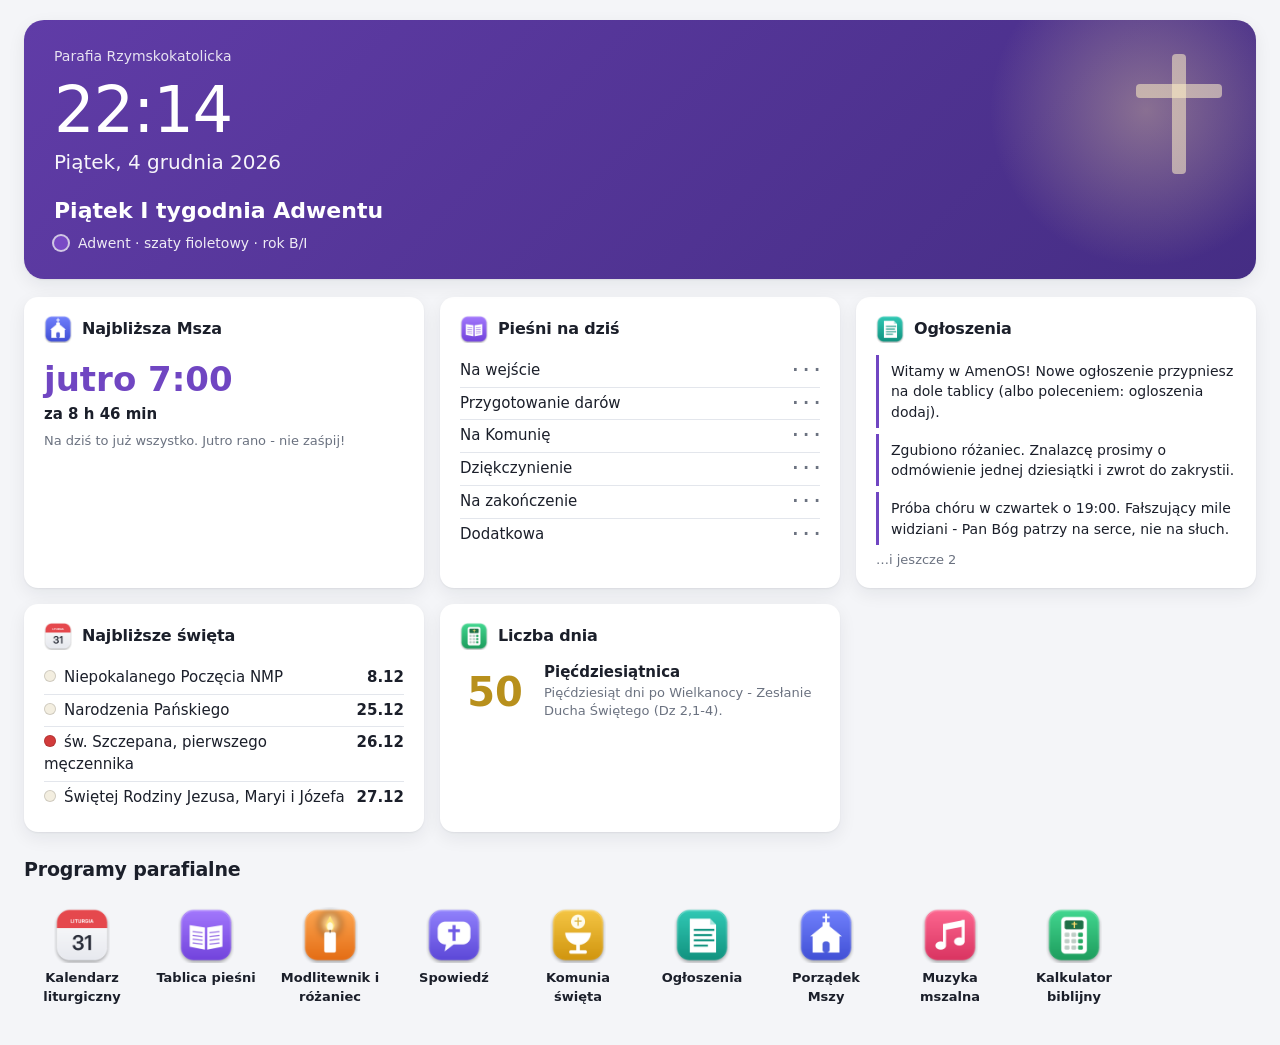
<file: aplikacje/dzis/index.html>
<!DOCTYPE html>
<html lang="pl">
<head>
<meta charset="utf-8">
<title>Dziś w parafii</title>
<link rel="stylesheet" href="../wspolne/amenos.css">
<script src="../wspolne/dane.js"></script>
<script src="../wspolne/liturgia.js"></script>
<script src="../wspolne/amenos.js"></script>
<style>
  body { overflow-y: auto; }
  .baner {
    margin: 20px 24px 0; border-radius: 20px; padding: 26px 30px; color: #fff; position: relative; overflow: hidden;
    background: linear-gradient(135deg, var(--akcent-ciemny) 0%, var(--akcent-noc) 100%);
    box-shadow: var(--cien);
  }
  .baner::after { content: ""; position: absolute; right: -60px; top: -80px; width: 340px; height: 340px; border-radius: 50%;
                  background: radial-gradient(circle, rgba(255, 230, 160, .35), transparent 65%); }
  .baner .krzyz { position: absolute; right: 70px; top: 34px; width: 14px; height: 120px; background: rgba(255, 244, 214, .55); border-radius: 4px; }
  .baner .krzyz::after { content: ""; position: absolute; left: -36px; top: 30px; width: 86px; height: 14px; background: inherit; border-radius: 4px; }
  .parafia { font-size: 14px; opacity: .85; display: inline-flex; gap: 8px; align-items: center; cursor: text; }
  .parafia:hover::after { content: "✎ zmień"; font-size: 12px; opacity: .8; }
  .godzina { font-size: 64px; font-weight: 300; letter-spacing: -0.02em; line-height: 1; margin-top: 10px; }
  .data { font-size: 20px; margin-top: 6px; opacity: .95; }
  .obchod { margin-top: 18px; font-size: 22px; font-weight: 650; max-width: 70%; position: relative; z-index: 1; }
  .okres { margin-top: 6px; display: flex; gap: 10px; align-items: center; font-size: 14px; opacity: .9; }
  .okres .kropka { width: 14px; height: 14px; background: var(--kolor-lit); box-shadow: 0 0 0 2px rgba(255,255,255,.8); }
  .siatka { grid-template-columns: repeat(auto-fill, minmax(300px, 1fr)); padding: 18px 24px; }
  .karta { cursor: pointer; transition: transform .12s, box-shadow .12s; }
  .karta:hover { transform: translateY(-2px); box-shadow: 0 2px 4px rgba(16,24,40,.06), 0 12px 28px rgba(16,24,40,.12); }
  .karta h3 { display: flex; align-items: center; gap: 10px; margin-bottom: 12px; }
  .karta h3 img { width: 28px; height: 28px; }
  .msza-godz { font-size: 34px; font-weight: 650; color: var(--akcent); }
  .wiersz { display: flex; justify-content: space-between; padding: 5px 0; border-bottom: 1px solid var(--linia); }
  .wiersz:last-child { border: 0; }
  .wiersz b { font-variant-numeric: tabular-nums; }
  .ogl { padding: 6px 0 6px 12px; border-left: 3px solid var(--akcent); margin: 6px 0; font-size: 14px; }
  .programy { padding: 0 24px 26px; }
  .programy h2 { margin: 6px 0 12px; }
  .ikony { display: grid; grid-template-columns: repeat(auto-fill, minmax(110px, 1fr)); gap: 8px; }
  .ikona { display: flex; flex-direction: column; align-items: center; gap: 6px; padding: 12px 6px; border-radius: 14px; cursor: pointer; text-align: center; font-size: 13px; font-weight: 550; }
  .ikona:hover { background: #fff; box-shadow: var(--cien); }
  .ikona img { width: 56px; height: 56px; }
  .liczba { display: flex; gap: 14px; align-items: center; }
  .liczba .n { font-size: 40px; font-weight: 700; color: var(--zloto); min-width: 70px; text-align: center; }
</style>
</head>
<body>
<div class="baner">
  <div class="krzyz"></div>
  <div class="parafia" id="parafia" title="Kliknij, aby wpisać nazwę parafii"></div>
  <div class="godzina" id="godzina"></div>
  <div class="data" id="data"></div>
  <div class="obchod" id="obchod"></div>
  <div class="okres" id="okres"></div>
</div>

<div class="siatka">
  <div class="karta" onclick="Amen.otworz('msze')">
    <h3><img src="../wspolne/ikony/msze.png" alt="">Najbliższa Msza</h3>
    <div class="msza-godz" id="msza"></div>
    <div id="msza-za" style="font-weight:600"></div>
    <div class="szary maly" id="msza-uwaga" style="margin-top:6px"></div>
  </div>
  <div class="karta" onclick="Amen.otworz('piesni')">
    <h3><img src="../wspolne/ikony/piesni.png" alt="">Pieśni na dziś</h3>
    <div id="piesni"></div>
  </div>
  <div class="karta" onclick="Amen.otworz('ogloszenia')">
    <h3><img src="../wspolne/ikony/ogloszenia.png" alt="">Ogłoszenia</h3>
    <div id="ogloszenia"></div>
  </div>
  <div class="karta" onclick="Amen.otworz('kalendarz')">
    <h3><img src="../wspolne/ikony/kalendarz.png" alt="">Najbliższe święta</h3>
    <div id="swieta"></div>
  </div>
  <div class="karta" onclick="Amen.otworz('kalkulator')">
    <h3><img src="../wspolne/ikony/kalkulator.png" alt="">Liczba dnia</h3>
    <div class="liczba"><div class="n" id="liczba-n"></div><div><b id="liczba-t"></b><div class="szary maly" id="liczba-o"></div></div></div>
  </div>
</div>

<div class="programy">
  <h2>Programy parafialne</h2>
  <div class="ikony" id="ikony"></div>
</div>

<script>
"use strict";
const PROGRAMY = [["kalendarz", "Kalendarz liturgiczny"], ["piesni", "Tablica pieśni"], ["modlitewnik", "Modlitewnik i różaniec"],
  ["spowiedz", "Spowiedź"], ["komunia", "Komunia święta"], ["ogloszenia", "Ogłoszenia"], ["msze", "Porządek Mszy"],
  ["muzyka", "Muzyka mszalna"], ["kalkulator", "Kalkulator biblijny"]];
document.getElementById("ikony").innerHTML = PROGRAMY.map(([p, n]) =>
  `<div class="ikona" onclick="Amen.otworz('${p}')"><img src="../wspolne/ikony/${p}.png" alt="">${n}</div>`).join("");

const parafiaEl = document.getElementById("parafia");
parafiaEl.onclick = () => {
  const n = prompt("Nazwa parafii:", Amen.parafia());
  if (n && n.trim()) { Amen.zapisz("parafia", n.trim()); rysuj(); }
};

function swieta() {
  const t = Amen.teraz(), D = LIT.dniOdEpoki(t.r, t.m, t.d), w = [];
  for (let z = D + 1; z < D + 120 && w.length < 4; z++) {
    const x = LIT.dataZDni(z), l = LIT.liturgia(x.r, x.m, x.d);
    if (/^(Uroczystość|Święto) /.test(l.nazwa))
      w.push(`<div class="wiersz"><span><span class="kropka" style="background:${Amen.KOLOR_LIT[l.kolor]};margin-right:8px"></span>${Amen.esc(l.nazwa.replace(/^(Uroczystość|Święto) /, ""))}</span><b>${x.d}.${String(x.m).padStart(2, "0")}</b></div>`);
  }
  return w.join("") || '<span class="szary">Brak w najbliższych miesiącach.</span>';
}

function rysuj() {
  const t = Amen.teraz(), l = Amen.ustawAkcent();
  parafiaEl.textContent = Amen.parafia();
  document.getElementById("godzina").textContent = `${t.h}:${String(t.min).padStart(2, "0")}`;
  document.getElementById("data").textContent = Amen.dataSlownie(t.r, t.m, t.d);
  document.getElementById("obchod").textContent = l.nazwa;
  document.getElementById("okres").innerHTML = `<span class="kropka"></span>${Amen.esc(l.okres)} · szaty ${l.kolorNazwa} · rok ${l.cyklNiedz}/${l.cyklPowsz === 1 ? "I" : "II"}` +
    (l.uwaga ? ` · <i>${Amen.esc(l.uwaga)}</i>` : "");
  const n = Amen.najblizszaMsza();
  document.getElementById("msza").textContent = n ? `${n.kiedy ? "jutro" : "dziś"} ${Amen.hm(n.godz)}` : "—";
  document.getElementById("msza-za").textContent = n ? (n.trwa ? "trwa teraz" : Amen.zaIle(n.za)) : "";
  document.getElementById("msza-uwaga").textContent = Amen.komentarzMszy(n);
  const p = Amen.piesni();
  document.getElementById("piesni").innerHTML = AMEN_DANE.piesniEtykiety.map((e, i) =>
    `<div class="wiersz"><span>${e}</span><b>${p[i] ? Amen.esc(p[i]) : '<span class="szary">· · ·</span>'}</b></div>`).join("");
  const o = Amen.ogloszenia();
  document.getElementById("ogloszenia").innerHTML = o.length ? o.slice(0, 3).map(x => `<div class="ogl">${Amen.esc(x)}</div>`).join("") +
    (o.length > 3 ? `<div class="szary maly">…i jeszcze ${o.length - 3}</div>` : "") : '<span class="szary">Brak ogłoszeń. Proboszcz ma dzień wolny.</span>';
  document.getElementById("swieta").innerHTML = swieta();
  const dzienRoku = LIT.dniOdEpoki(t.r, t.m, t.d) - LIT.dniOdEpoki(t.r, 1, 1);
  const lb = AMEN_DANE.liczbyBiblijne[dzienRoku % AMEN_DANE.liczbyBiblijne.length];
  document.getElementById("liczba-n").textContent = lb.n;
  document.getElementById("liczba-t").textContent = lb.tytul;
  document.getElementById("liczba-o").textContent = lb.opis;
}
rysuj();
setInterval(rysuj, 15000);
for (const k of ["piesni", "msze", "ogloszenia", "parafia"]) Amen.naZmiane(k, rysuj);
</script>
</body>
</html>
</file>
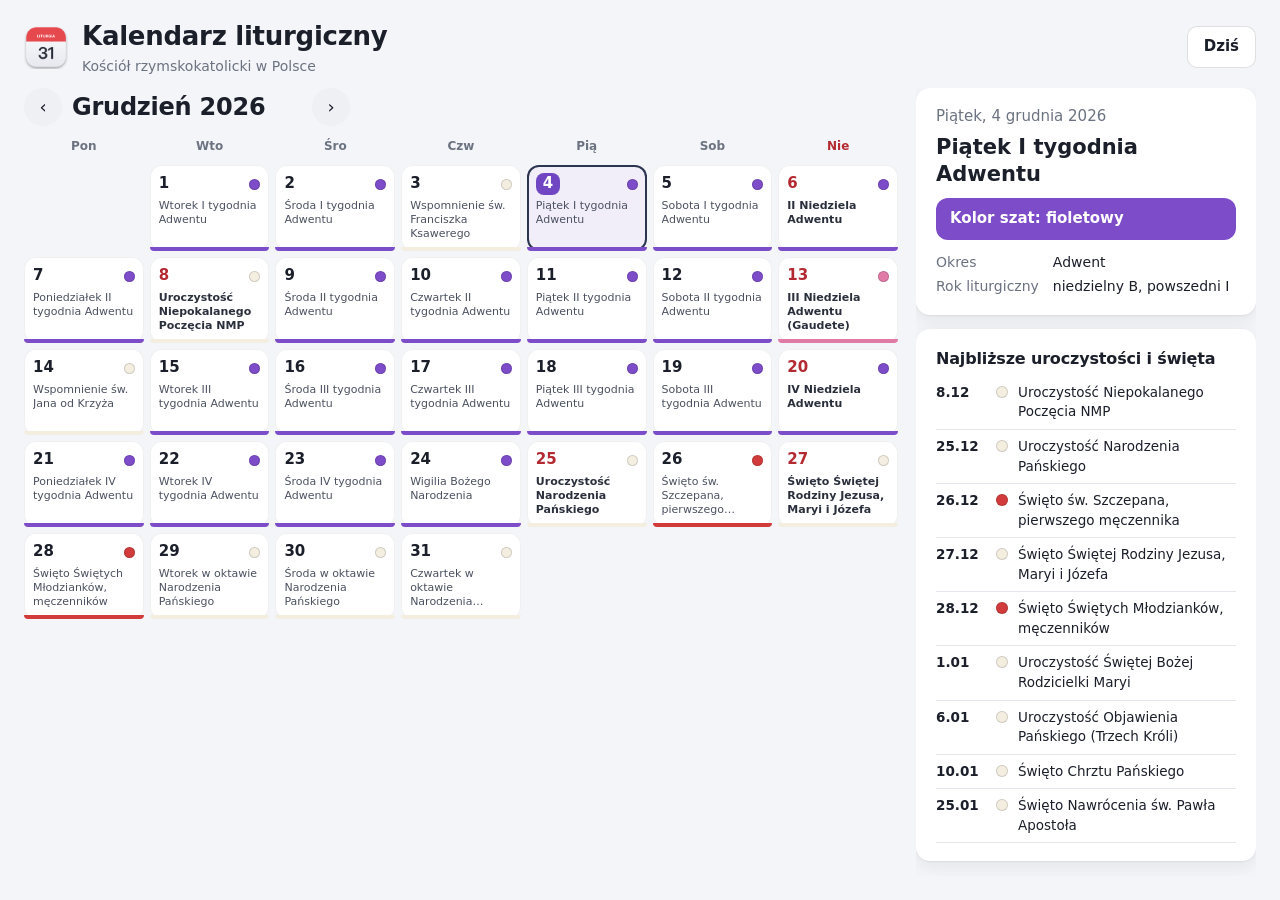
<file: aplikacje/kalendarz/index.html>
<!DOCTYPE html>
<html lang="pl">
<head>
<meta charset="utf-8">
<title>Kalendarz liturgiczny</title>
<link rel="stylesheet" href="../wspolne/amenos.css">
<script src="../wspolne/dane.js"></script>
<script src="../wspolne/liturgia.js"></script>
<script src="../wspolne/amenos.js"></script>
<style>
  body { display: flex; flex-direction: column; }
  .uklad { display: grid; grid-template-columns: 1fr 340px; gap: 18px; padding: 0 24px 24px; flex: 1; min-height: 0; }
  .miesiac-nag { display: flex; align-items: center; gap: 10px; margin-bottom: 12px; }
  .miesiac-nag h2 { font-size: 24px; min-width: 230px; }
  .okr { width: 38px; height: 38px; border-radius: 50%; border: 0; background: #EEF0F4; cursor: pointer; font-size: 18px; }
  .okr:hover { background: #E2E5EB; }
  .siatka7 { display: grid; grid-template-columns: repeat(7, 1fr); gap: 6px; }
  .dn { text-align: center; font-size: 12px; font-weight: 600; color: var(--szary); padding-bottom: 4px; }
  .dn.nd { color: #B42A32; }
  .dzien { background: #fff; border-radius: 12px; padding: 8px 9px 7px; min-height: 86px; cursor: pointer; position: relative;
           box-shadow: inset 0 0 0 1px rgba(0, 0, 0, .06); display: flex; flex-direction: column; gap: 4px; transition: box-shadow .1s; }
  .dzien:hover { box-shadow: inset 0 0 0 1px rgba(0, 0, 0, .18); }
  .dzien .nr { font-weight: 650; font-size: 15px; display: flex; justify-content: space-between; align-items: center; }
  .dzien .nr .kropka { width: 11px; height: 11px; }
  .dzien .nz { font-size: 11px; line-height: 1.25; color: #4B5160; overflow: hidden; display: -webkit-box; -webkit-line-clamp: 3; -webkit-box-orient: vertical; }
  .dzien.uroczyste .nr { color: #B42A32; }
  .dzien.uroczyste .nz { font-weight: 600; color: #2A2F3C; }
  .dzien.dzis { box-shadow: inset 0 0 0 2px var(--akcent); }
  .dzien.dzis .nr span:first-child { background: var(--akcent); color: #fff; border-radius: 8px; padding: 0 7px; }
  .dzien.wybrany { background: var(--akcent-tlo); box-shadow: inset 0 0 0 2px #2B3550; }
  .pusty { visibility: hidden; }
  .pasek { position: absolute; left: 0; right: 0; bottom: 0; height: 4px; border-radius: 0 0 12px 12px; }
  .szczegoly { display: flex; flex-direction: column; gap: 14px; overflow-y: auto; }
  .duza-data { font-size: 15px; color: var(--szary); }
  .nazwa-dnia { font-size: 21px; font-weight: 650; line-height: 1.3; }
  .szata { display: flex; align-items: center; gap: 10px; padding: 10px 14px; border-radius: 12px; font-weight: 600; }
  .lista .wiersz { display: flex; gap: 10px; padding: 7px 0; border-bottom: 1px solid var(--linia); font-size: 13.5px; cursor: pointer; }
  .lista .wiersz:hover { color: var(--akcent); }
  .lista .wiersz b { min-width: 50px; font-variant-numeric: tabular-nums; }
</style>
</head>
<body>
<div class="naglowek">
  <img src="../wspolne/ikony/kalendarz.png" alt="">
  <div><h1>Kalendarz liturgiczny</h1><div class="podtytul">Kościół rzymskokatolicki w Polsce</div></div>
  <div class="reszta"><button class="przycisk" id="dzis">Dziś</button></div>
</div>
<div class="uklad">
  <div>
    <div class="miesiac-nag">
      <button class="okr" id="wstecz" title="Poprzedni miesiąc">‹</button>
      <h2 id="tytul"></h2>
      <button class="okr" id="dalej" title="Następny miesiąc">›</button>
    </div>
    <div class="siatka7" id="siatka"></div>
  </div>
  <div class="szczegoly">
    <div class="karta" id="opis"></div>
    <div class="karta">
      <h3 style="margin-bottom:6px">Najbliższe uroczystości i święta</h3>
      <div class="lista" id="lista"></div>
    </div>
  </div>
</div>
<script>
"use strict";
const t0 = Amen.teraz();
let r = t0.r, m = t0.m, wyb = t0.d;
Amen.ustawAkcent();
const tekstKoloru = k => k === LIT.BIALY ? "#5A4A20" : "#fff";

function rysuj() {
  document.getElementById("tytul").textContent = `${LIT.MIES[m]} ${r}`;
  const s = document.getElementById("siatka");
  let h = LIT.DNI_W.slice(1).concat(LIT.DNI_W[0]).map((d, i) => `<div class="dn ${i === 6 ? "nd" : ""}">${d.slice(0, 3)}</div>`).join("");
  const pierwszy = (LIT.dzienTygodnia(LIT.dniOdEpoki(r, m, 1)) + 6) % 7;
  for (let i = 0; i < pierwszy; i++) h += '<div class="dzien pusty"></div>';
  for (let d = 1; d <= LIT.dniWMiesiacu(r, m); d++) {
    const l = LIT.liturgia(r, m, d), kl = ["dzien"];
    if (l.ranga <= LIT.R_UROCZ || l.dzienTygodnia === 0) kl.push("uroczyste");
    if (d === t0.d && m === t0.m && r === t0.r) kl.push("dzis");
    if (d === wyb) kl.push("wybrany");
    h += `<div class="${kl.join(" ")}" data-d="${d}"><div class="nr"><span>${d}</span><span class="kropka" style="background:${Amen.KOLOR_LIT[l.kolor]}"></span></div>
          <div class="nz">${Amen.esc(l.nazwa)}</div><div class="pasek" style="background:${Amen.KOLOR_LIT[l.kolor]}"></div></div>`;
  }
  s.innerHTML = h;
  s.querySelectorAll("[data-d]").forEach(e => e.onclick = () => { wyb = +e.dataset.d; rysuj(); });
  opis();
}

function opis() {
  const l = LIT.liturgia(r, m, wyb);
  document.getElementById("opis").innerHTML = `
    <div class="duza-data">${Amen.dataSlownie(r, m, wyb)}</div>
    <div class="nazwa-dnia" style="margin:6px 0 10px">${Amen.esc(l.nazwa)}</div>
    ${l.uwaga ? `<div class="szary maly" style="margin-bottom:10px">(${Amen.esc(l.uwaga)})</div>` : ""}
    <div class="szata" style="background:${Amen.KOLOR_LIT[l.kolor]};color:${tekstKoloru(l.kolor)}">Kolor szat: ${l.kolorNazwa}</div>
    <div style="margin-top:12px;display:grid;grid-template-columns:auto 1fr;gap:4px 14px;font-size:14px">
      <span class="szary">Okres</span><span>${Amen.esc(l.okres)}</span>
      <span class="szary">Rok liturgiczny</span><span>niedzielny ${l.cyklNiedz}, powszedni ${l.cyklPowsz === 1 ? "I" : "II"}</span>
    </div>`;
  const D = LIT.dniOdEpoki(r, m, wyb), w = [];
  for (let z = D; z < D + 200 && w.length < 9; z++) {
    const x = LIT.dataZDni(z), q = LIT.liturgia(x.r, x.m, x.d);
    if (/^(Uroczystość|Święto) /.test(q.nazwa))
      w.push(`<div class="wiersz" data-z="${z}"><b>${x.d}.${String(x.m).padStart(2, "0")}</b><span class="kropka" style="background:${Amen.KOLOR_LIT[q.kolor]};margin-top:3px"></span><span>${Amen.esc(q.nazwa)}</span></div>`);
  }
  const lista = document.getElementById("lista");
  lista.innerHTML = w.join("");
  lista.querySelectorAll("[data-z]").forEach(e => e.onclick = () => { const x = LIT.dataZDni(+e.dataset.z); r = x.r; m = x.m; wyb = x.d; rysuj(); });
}

function zmien(o) {
  m += o;
  if (m < 1) { m = 12; r--; }
  if (m > 12) { m = 1; r++; }
  wyb = Math.min(wyb, LIT.dniWMiesiacu(r, m));
  rysuj();
}
document.getElementById("wstecz").onclick = () => zmien(-1);
document.getElementById("dalej").onclick = () => zmien(1);
document.getElementById("dzis").onclick = () => { r = t0.r; m = t0.m; wyb = t0.d; rysuj(); };
addEventListener("keydown", e => {
  if (e.key === "PageUp") zmien(-1);
  else if (e.key === "PageDown") zmien(1);
  else if (e.key === "ArrowLeft" || e.key === "ArrowRight" || e.key === "ArrowUp" || e.key === "ArrowDown") {
    const z = LIT.dniOdEpoki(r, m, wyb) + ({ ArrowLeft: -1, ArrowRight: 1, ArrowUp: -7, ArrowDown: 7 })[e.key], x = LIT.dataZDni(z);
    r = x.r; m = x.m; wyb = x.d; rysuj();
  }
});
rysuj();
</script>
</body>
</html>
</file>
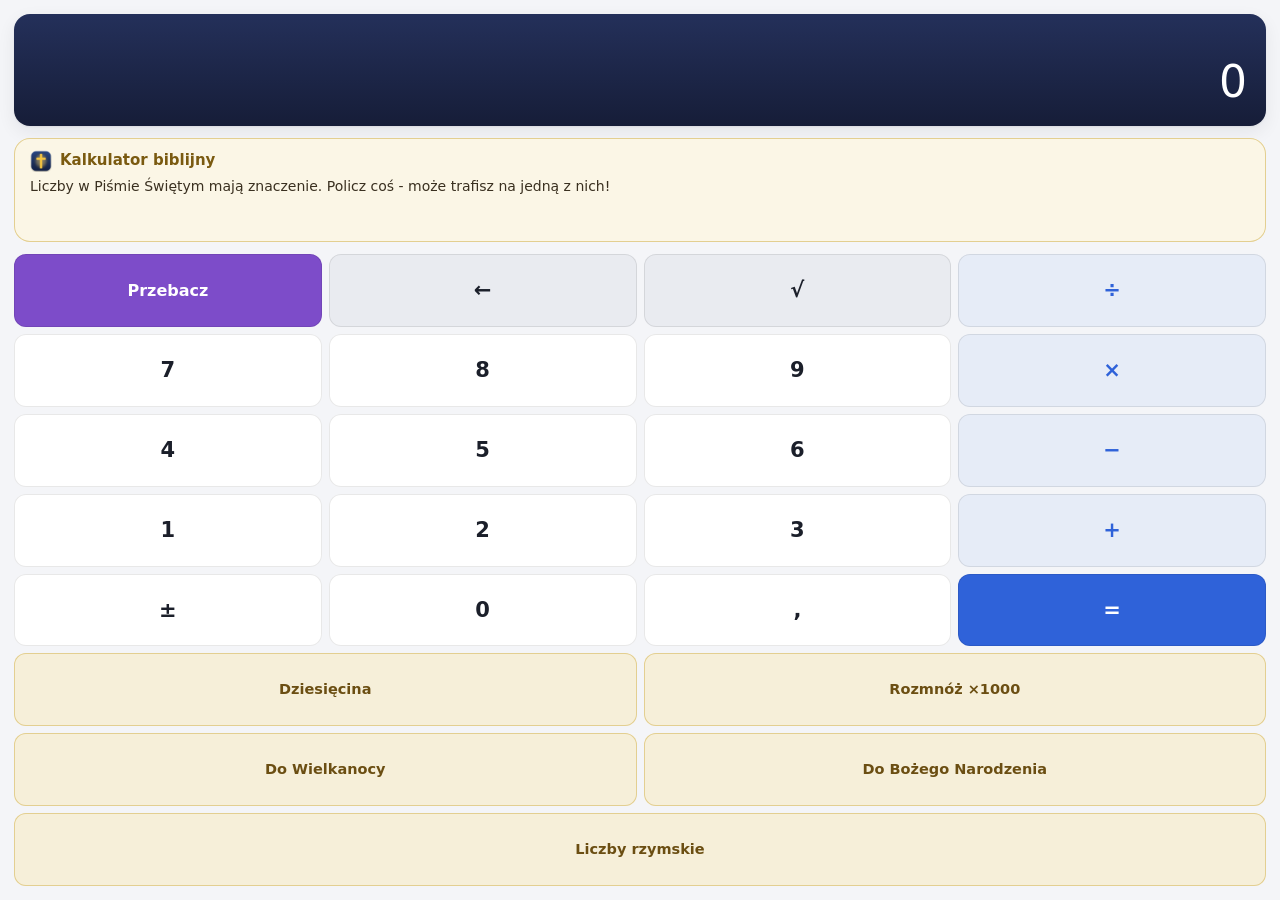
<file: aplikacje/kalkulator/index.html>
<!DOCTYPE html>
<html lang="pl">
<head>
<meta charset="utf-8">
<title>Kalkulator biblijny</title>
<link rel="stylesheet" href="../wspolne/amenos.css">
<script src="../wspolne/dane.js"></script>
<script src="../wspolne/liturgia.js"></script>
<script src="../wspolne/amenos.js"></script>
<script src="../wspolne/dzwiek.js"></script>
<style>
  body { padding: 14px; display: flex; flex-direction: column; gap: 12px; height: 100vh; }
  .ekran { border-radius: 16px; padding: 14px 20px 12px; background: linear-gradient(#24305A, #161D38); color: #fff; text-align: right; min-height: 112px;
           display: flex; flex-direction: column; justify-content: space-between; box-shadow: var(--cien); }
  .ekran .gora { display: flex; justify-content: space-between; color: #9AAAD0; font-size: 15px; min-height: 20px; }
  .ekran .rzym { color: #F6C640; font-weight: 650; }
  .ekran .wynik { font-size: 44px; font-weight: 300; letter-spacing: -0.02em; white-space: nowrap; overflow: hidden; }
  .panel { border-radius: 16px; padding: 12px 16px; background: #FBF6E6; box-shadow: inset 0 0 0 1px #E3CF91; min-height: 104px; }
  .panel b { color: #7A5A10; display: flex; align-items: center; gap: 8px; }
  .panel b img { width: 22px; }
  .panel div { color: #3A3020; font-size: 14px; margin-top: 4px; }
  .klawisze { display: grid; grid-template-columns: repeat(4, 1fr); gap: 7px; flex: 1; }
  .k { border: 0; border-radius: 12px; font-size: 21px; font-weight: 600; cursor: pointer; background: #fff; box-shadow: inset 0 0 0 1px rgba(0,0,0,.09);
       transition: transform .06s, filter .1s; min-height: 50px; }
  .k:active { transform: scale(.96); filter: brightness(.92); }
  .k.op { background: #E6ECF7; color: #2F62D9; }
  .k.row { background: #2F62D9; color: #fff; }
  .k.prz { background: #7D4CC9; color: #fff; font-size: 16px; }
  .k.fn { background: #E9EBF0; }
  .k.tw { background: #F6EFD9; color: #6B4E12; font-size: 14.5px; grid-column: span 2; box-shadow: inset 0 0 0 1px #E3CF91; }
  .k.tw.wl { background: #F6C640; }
  .k.szer4 { grid-column: span 4; }
</style>
</head>
<body>
<div class="ekran"><div class="gora"><span class="rzym" id="rzym"></span><span id="dzialanie"></span></div><div class="wynik" id="wynik">0</div></div>
<div class="panel"><b><img src="../wspolne/ikony/amenos.png" alt=""><span id="ptytul">Kalkulator biblijny</span></b><div id="popis">Liczby w Piśmie Świętym mają znaczenie. Policz coś - może trafisz na jedną z nich!</div></div>
<div class="klawisze" id="klawisze"></div>
<script>
"use strict";
Amen.ustawAkcent();
const KL = [["Przebacz", "prz", "C"], ["←", "fn", "B"], ["√", "fn", "R"], ["÷", "op", "/"],
  ["7", "", "7"], ["8", "", "8"], ["9", "", "9"], ["×", "op", "*"], ["4", "", "4"], ["5", "", "5"], ["6", "", "6"], ["−", "op", "-"],
  ["1", "", "1"], ["2", "", "2"], ["3", "", "3"], ["+", "op", "+"], ["±", "", "N"], ["0", "", "0"], [",", "", ","], ["=", "row", "="],
  ["Dziesięcina", "tw", "T"], ["Rozmnóż ×1000", "tw", "M"], ["Do Wielkanocy", "tw", "E"], ["Do Bożego Narodzenia", "tw", "X"], ["Liczby rzymskie", "tw szer4", "Z"]];
document.getElementById("klawisze").innerHTML = KL.map(([t, k, a]) => `<button class="k ${k}" data-a="${a}">${t}</button>`).join("");
const MAKS = 9e12;
let wpis = "", wartosc = 0, akum = 0, op = null, nowa = true, blad = false, rzymskie = false;

const panel = (t, o) => { document.getElementById("ptytul").textContent = t; document.getElementById("popis").textContent = o; };
const zaokr = v => Math.round(v * 1e6) / 1e6;
function format(v) {
  const s = Math.abs(zaokr(v)).toFixed(6).replace(/\.?0+$/, ""), [c, u] = s.split(".");
  return (v < 0 ? "−" : "") + c.replace(/\B(?=(\d{3})+(?!\d))/g, " ") + (u ? "," + u : "");
}
function rzymska(v) {
  if (!Number.isInteger(v) || v <= 0 || v > 3999) return "(tylko liczby całkowite 1-3999)";
  const w = [1000, 900, 500, 400, 100, 90, 50, 40, 10, 9, 5, 4, 1], z = ["M", "CM", "D", "CD", "C", "XC", "L", "XL", "X", "IX", "V", "IV", "I"];
  let o = ""; w.forEach((x, i) => { while (v >= x) { o += z[i]; v -= x; } }); return o;
}
const biezaca = () => (wpis && !nowa) ? parseFloat(wpis.replace(",", ".")) : wartosc;
function sprawdzBiblie(v) { const b = AMEN_DANE.liczbyBiblijne.find(x => x.n === v); if (b) { panel(b.tytul, b.opis); Dzwiek.pik(1046.5, undefined, 0.15); } }
function bladZ(t, o) { blad = true; wpis = ""; op = null; nowa = true; panel(t, o); }
function licz() {
  const b = wpis ? parseFloat(wpis.replace(",", ".")) : wartosc;
  let w = b;
  if (op === "+") w = akum + b; else if (op === "-") w = akum - b; else if (op === "*") w = akum * b;
  else if (op === "/") { if (b === 0) { bladZ("Dzielenie przez zero", "Nieskończony jest tylko Bóg. Spróbuj podzielić przez coś innego."); Dzwiek.efekt("amen"); return; } w = akum / b; }
  if (Math.abs(w) > MAKS) { bladZ("Za duża liczba", "Policz gwiazdy, jeśli zdołasz (Rdz 15,5) - ten kalkulator liczy do 9 bilionów."); return; }
  wartosc = zaokr(w);
}
function dniDo(wielk) {
  const t = Amen.teraz(), dzis = LIT.dniOdEpoki(t.r, t.m, t.d);
  let r = t.r, cel = wielk ? LIT.wielkanoc(r) : LIT.dniOdEpoki(r, 12, 25);
  if (cel < dzis) { r++; cel = wielk ? LIT.wielkanoc(r) : LIT.dniOdEpoki(r, 12, 25); }
  const x = LIT.dataZDni(cel);
  return [cel - dzis, `${x.d} ${LIT.MIES_DOP[x.m]} ${x.r} (${LIT.DNI[LIT.dzienTygodnia(cel)]})`];
}
function akcja(a) {
  if (blad && !"C0123456789EXZ".includes(a)) return;
  if (blad) { blad = false; wartosc = akum = 0; }
  if (/\d/.test(a)) { if (nowa) { wpis = ""; nowa = false; } if (wpis.replace(/\D/g, "").length < 13) wpis = (wpis === "0" ? "" : wpis) + a; }
  else if (a === ",") { if (nowa) { wpis = ""; nowa = false; } if (!wpis.includes(",")) wpis = (wpis || "0") + ","; }
  else if ("+-*/".includes(a)) { if (op && wpis) { licz(); if (blad) return rysuj(); } else if (wpis) wartosc = biezaca(); akum = wartosc; op = a; wpis = ""; nowa = true; }
  else if (a === "=") { if (op) licz(); else if (wpis) wartosc = biezaca(); if (!blad) { op = null; wpis = ""; nowa = true; sprawdzBiblie(wartosc); } }
  else if (a === "C") { wpis = ""; wartosc = akum = 0; op = null; nowa = true; panel("Przebaczone!", "Wszystkie błędy zostały odpuszczone. Możesz zacząć liczyć od nowa."); }
  else if (a === "B") { if (wpis && !nowa) wpis = wpis.slice(0, -1); }
  else if (a === "N") { if (wpis && !nowa) wpis = wpis.startsWith("-") ? wpis.slice(1) : "-" + wpis; else wartosc = -wartosc; }
  else if (a === "R") { const v = biezaca(); if (v < 0) bladZ("Pierwiastek z liczby ujemnej", "Tajemnica większa niż ten kalkulator. Spróbuj z liczbą dodatnią."); else { wartosc = zaokr(Math.sqrt(v)); wpis = ""; nowa = true; sprawdzBiblie(wartosc); } }
  else if (a === "T") { wartosc = zaokr(biezaca() / 10); wpis = ""; nowa = true; op = null; panel("Dziesięcina", `Dziesiąta część to ${format(wartosc)}. „Przynieście całą dziesięcinę do spichlerza” (Ml 3,10).`); }
  else if (a === "M") { const v = biezaca() * 1000; if (Math.abs(v) > MAKS) { bladZ("Za duża liczba", "Nawet cud ma swoje granice w tym kalkulatorze."); } else { wartosc = zaokr(v); wpis = ""; nowa = true; op = null; panel("Rozmnożenie", "Jezus rozmnożył pięć chlebów i dwie ryby - i wszyscy najedli się do syta (Mt 14,13-21)."); sprawdzBiblie(wartosc); Dzwiek.efekt("akord"); } }
  else if (a === "E" || a === "X") {
    const w = a === "E", [n, d] = dniDo(w); wartosc = n; wpis = ""; nowa = true; op = null;
    if (!n) panel(w ? "Wielkanoc!" : "Boże Narodzenie!", w ? "Dziś Zmartwychwstanie Pańskie. Alleluja!" : "Dziś narodził się Zbawiciel. Chwała na wysokości Bogu!");
    else panel(w ? "Ile dni do Wielkanocy" : "Ile dni do Bożego Narodzenia", `Do ${w ? "Wielkanocy" : "Bożego Narodzenia"} zostało ${n} ${n === 1 ? "dzień" : "dni"}: ${d}.`);
  }
  else if (a === "Z") rzymskie = !rzymskie;
  rysuj();
}
function rysuj() {
  const sym = { "+": "+", "-": "−", "*": "×", "/": "÷" };
  document.getElementById("dzialanie").textContent = op ? `${format(akum)} ${sym[op]}` : "";
  const w = blad ? "Błąd" : (wpis && !nowa) ? wpis.replace("-", "−") : format(wartosc), el = document.getElementById("wynik");
  el.textContent = w; el.style.fontSize = w.length > 13 ? "30px" : "44px";
  document.getElementById("rzym").textContent = rzymskie ? rzymska(biezaca()) : "";
  document.querySelector('[data-a="Z"]').classList.toggle("wl", rzymskie);
}
document.querySelectorAll(".k").forEach(b => b.onclick = () => { Dzwiek.efekt("klik"); akcja(b.dataset.a); });
addEventListener("keydown", e => {
  const m = { Enter: "=", "=": "=", Backspace: "B", Delete: "C", Escape: "C", c: "C", C: "C", r: "Z", R: "Z", ".": ",", ",": ",", "/": "/", "*": "*", "-": "-", "+": "+" };
  const a = /^\d$/.test(e.key) ? e.key : m[e.key];
  if (a) { e.preventDefault(); akcja(a); }
});
rysuj();
</script>
</body>
</html>
</file>
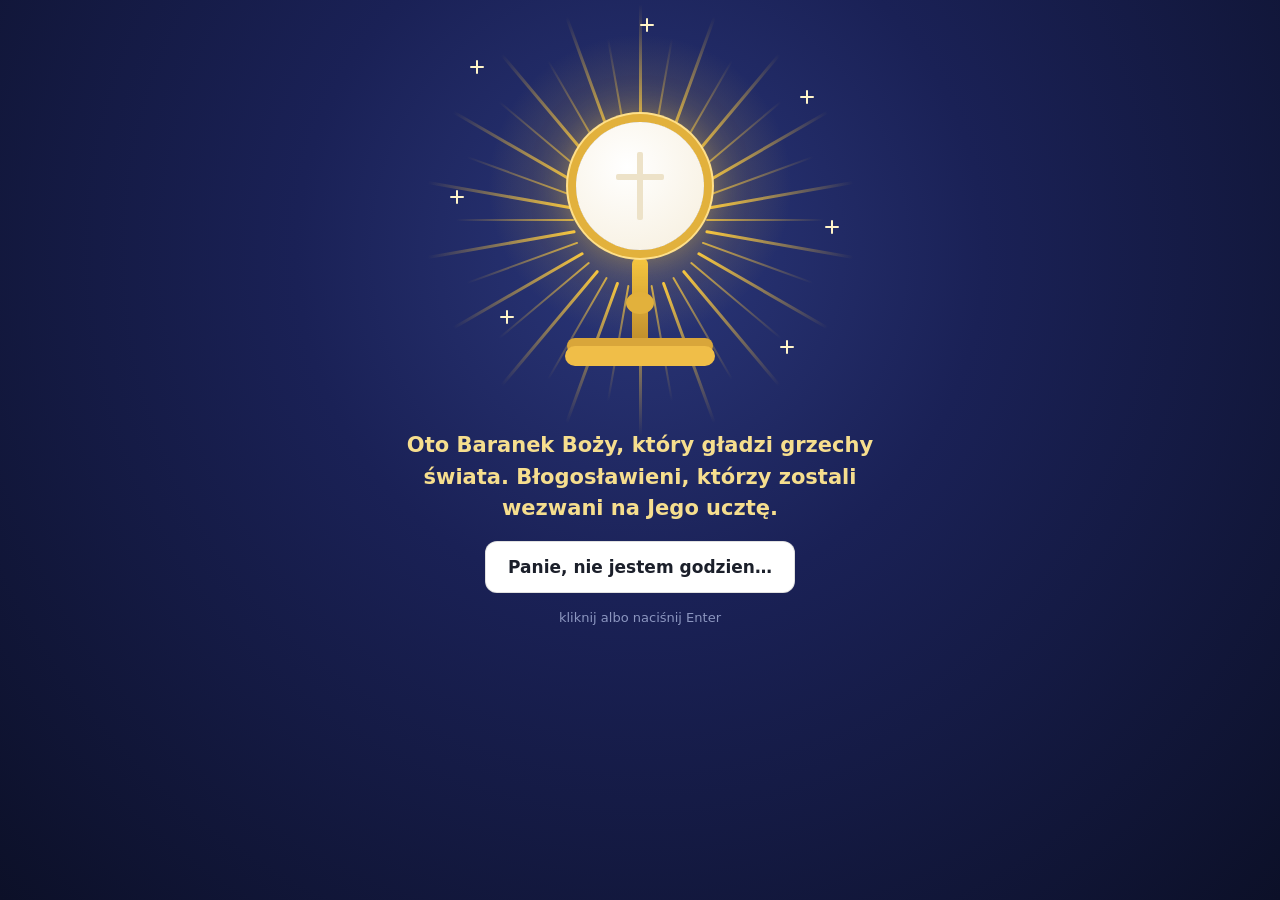
<file: aplikacje/komunia/index.html>
<!DOCTYPE html>
<html lang="pl">
<head>
<meta charset="utf-8">
<title>Komunia święta</title>
<link rel="stylesheet" href="../wspolne/amenos.css">
<script src="../wspolne/dane.js"></script>
<script src="../wspolne/liturgia.js"></script>
<script src="../wspolne/amenos.js"></script>
<script src="../wspolne/dzwiek.js"></script>
<style>
  body { background: radial-gradient(ellipse at 50% 28%, #2B377A 0%, #1A2156 38%, #0C1028 100%); color: #fff; height: 100vh; overflow: hidden;
         display: flex; flex-direction: column; align-items: center; }
  .scena { position: relative; width: 420px; height: 420px; margin-top: 10px; flex: none; }
  .promienie { position: absolute; inset: 0; animation: obrot 120s linear infinite; }
  .promienie i { position: absolute; left: 50%; top: 50%; width: 3px; height: 150px; margin-left: -1.5px; transform-origin: 50% 0;
                 background: linear-gradient(#F6C640, rgba(246, 198, 64, 0)); border-radius: 2px; }
  .promienie i.krotki { height: 118px; width: 2px; opacity: .8; }
  @keyframes obrot { to { transform: rotate(360deg); } }
  .blask { position: absolute; left: 50%; top: 42%; width: 330px; height: 330px; margin: -165px; border-radius: 50%;
           background: radial-gradient(circle, rgba(246, 198, 64, .35), transparent 65%); animation: oddech 4s ease-in-out infinite; }
  @keyframes oddech { 50% { transform: scale(1.08); opacity: .8; } }
  .hostia { position: absolute; left: 50%; top: 42%; width: 128px; height: 128px; margin: -64px; border-radius: 50%;
            background: radial-gradient(circle at 40% 35%, #FFFFFF, #F6EEDC); box-shadow: 0 0 0 8px #E2B13C, 0 0 0 10px #FFE08A, 0 0 40px rgba(246, 198, 64, .6); }
  .hostia::before, .hostia::after { content: ""; position: absolute; background: #EDE2C8; border-radius: 2px; }
  .hostia::before { left: 61px; top: 30px; width: 6px; height: 68px; }
  .hostia::after { left: 40px; top: 52px; width: 48px; height: 6px; }
  .stopa { position: absolute; left: 50%; top: calc(42% + 72px); width: 16px; height: 96px; margin-left: -8px; background: linear-gradient(#F6C640, #B8862A); border-radius: 6px; }
  .stopa::before { content: ""; position: absolute; left: -6px; top: 34px; width: 28px; height: 22px; border-radius: 50%; background: #E2B13C; }
  .podstawa { position: absolute; left: 50%; top: calc(42% + 160px); width: 150px; height: 20px; margin-left: -75px; background: #F0BE48; border-radius: 10px; box-shadow: 0 -10px 0 -2px #D9A63A; }
  .gwiazdka { position: absolute; width: 14px; height: 14px; animation: migot 2.2s ease-in-out infinite; }
  .gwiazdka::before, .gwiazdka::after { content: ""; position: absolute; background: #FFF4C8; border-radius: 1px; }
  .gwiazdka::before { left: 6px; top: 0; width: 2px; height: 14px; } .gwiazdka::after { left: 0; top: 6px; width: 14px; height: 2px; }
  @keyframes migot { 0%, 100% { opacity: .1; transform: scale(.6); } 50% { opacity: 1; transform: scale(1); } }
  .tekst { text-align: center; max-width: 520px; padding: 0 24px; display: flex; flex-direction: column; align-items: center; gap: 16px; min-height: 220px; }
  .kaplan { font-size: 21px; line-height: 1.5; color: #F6DE8E; font-weight: 550; }
  .duzy { font-size: 32px; font-weight: 650; color: #F6DE8E; }
  .odp { font-size: 16px; line-height: 1.55; color: #E8ECF8; }
  .podpowiedz { font-size: 13px; color: #8C96C0; }
  .przycisk { color: var(--tekst); }
</style>
</head>
<body>
<div class="scena" id="scena">
  <div class="blask"></div><div class="promienie" id="promienie"></div>
  <div class="stopa"></div><div class="podstawa"></div><div class="hostia"></div>
</div>
<div class="tekst" id="tekst"></div>
<script>
"use strict";
const pr = document.getElementById("promienie");
for (let i = 0; i < 36; i++) pr.insertAdjacentHTML("beforeend", `<i class="${i % 2 ? "krotki" : ""}" style="transform:rotate(${i * 10}deg) translateY(66px)"></i>`);
const sc = document.getElementById("scena");
[[40, 50], [370, 80], [70, 300], [350, 330], [20, 180], [395, 210], [210, 8]].forEach(([x, y], i) =>
  sc.insertAdjacentHTML("beforeend", `<div class="gwiazdka" style="left:${x}px;top:${y}px;animation-delay:${i * 0.33}s"></div>`));
const T = document.getElementById("tekst");
const bach = AMEN_DANE.utwory.findIndex(u => /Schmücke/.test(u.tytul));
let etap = 0, utwor = null;

function rysuj() {
  if (etap <= 1) T.innerHTML = `<div class="kaplan">Oto Baranek Boży, który gładzi grzechy świata. Błogosławieni, którzy zostali wezwani na Jego ucztę.</div>` +
    (etap === 0 ? `<button class="przycisk duzy" id="dalej">Panie, nie jestem godzien…</button><div class="podpowiedz">kliknij albo naciśnij Enter</div>`
                : `<div class="odp">Panie, nie jestem godzien, abyś przyszedł do mnie, ale powiedz tylko słowo, a będzie uzdrowiona dusza moja.</div>`);
  else if (etap === 2) T.innerHTML = `<div class="duzy">Dzyń! Dzyń! Dzyń!</div><div class="podpowiedz">dzwonki ministranckie</div>`;
  else if (etap <= 4) T.innerHTML = `<div class="duzy">Ciało Chrystusa.</div>` +
    (etap === 3 ? `<button class="przycisk duzy" id="dalej">Amen</button><div class="podpowiedz">kliknij albo naciśnij Enter</div>` : `<div class="odp" style="font-size:20px">Amen.</div>`);
  else T.innerHTML = `<div class="kaplan" style="font-size:18px">Dziękczynienie - akt komunii duchowej</div>
    <div class="odp">Jezu mój, wierzę, że jesteś obecny w Najświętszym Sakramencie. Kocham Cię nade wszystko i pragnę Cię przyjąć do mojej duszy.
    Przyjdź do mego serca. Obejmuję Cię i jednoczę się z Tobą. Nie dozwól, abym kiedykolwiek miał się od Ciebie odłączyć. Amen.</div>
    <div style="color:#9AD7E6">♫ ${bach >= 0 ? Amen.esc(AMEN_DANE.utwory[bach].tytul + " - " + AMEN_DANE.utwory[bach].opis) : "muzyka organowa"}</div>
    <button class="przycisk" id="dalej">Zakończ</button>`;
  const d = document.getElementById("dalej");
  if (d) d.onclick = dalej;
}
function dalej() {
  if (etap === 0) {
    etap = 1; rysuj();
    setTimeout(() => { etap = 2; rysuj(); const ms = Dzwiek.dzwonki(3); setTimeout(() => { etap = 3; rysuj(); }, ms); }, 2200);
  } else if (etap === 3) {
    etap = 4; rysuj();
    setTimeout(() => { etap = 5; rysuj(); if (bach >= 0) utwor = Dzwiek.utwor(AMEN_DANE.utwory[bach]); }, 1400);
  } else if (etap === 5) { if (utwor) utwor.zatrzymaj(); window.close(); }
}
addEventListener("keydown", e => { if (e.key === "Enter" || e.key === " ") { e.preventDefault(); dalej(); } });
rysuj();
</script>
</body>
</html>
</file>
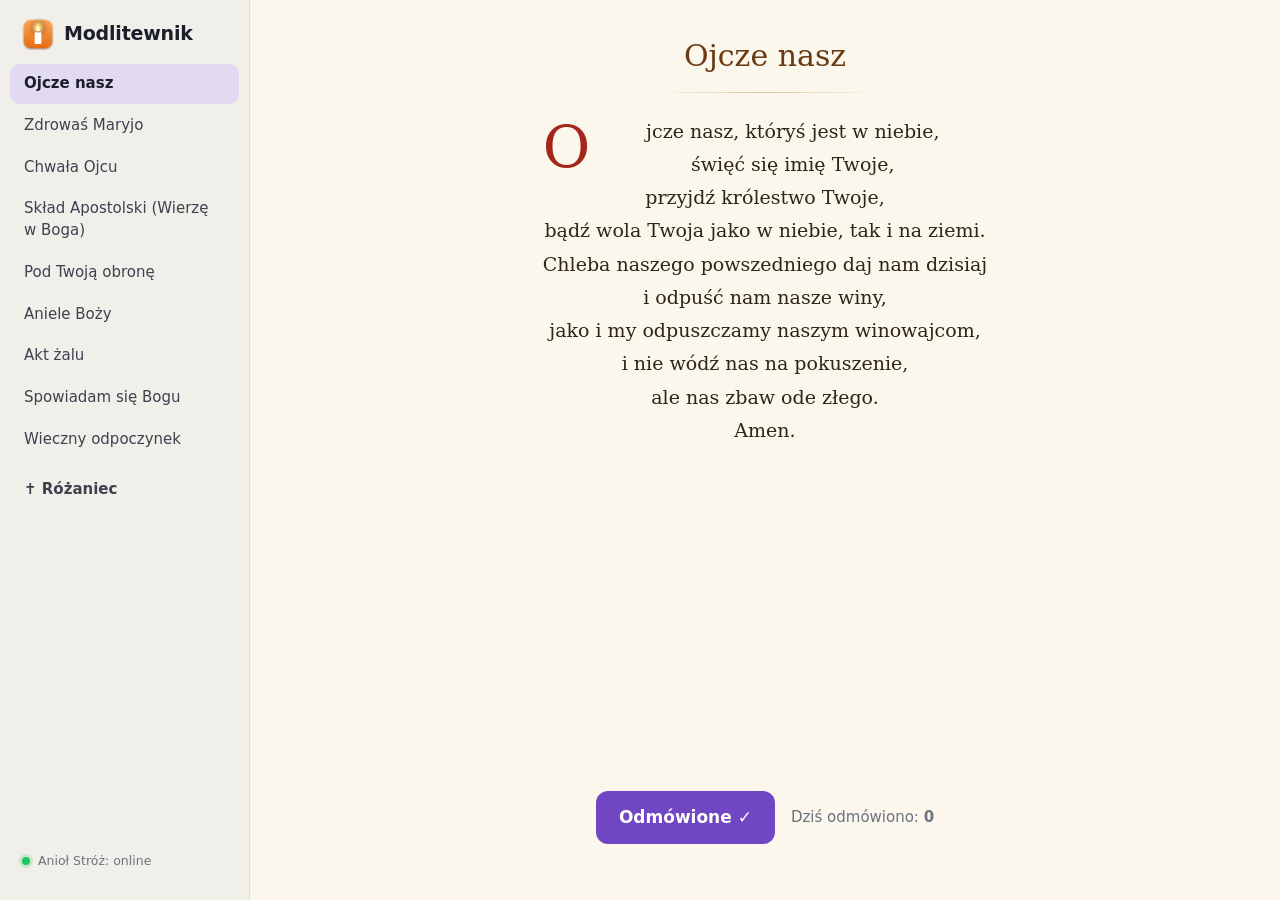
<file: aplikacje/modlitewnik/index.html>
<!DOCTYPE html>
<html lang="pl">
<head>
<meta charset="utf-8">
<title>Modlitewnik</title>
<link rel="stylesheet" href="../wspolne/amenos.css">
<script src="../wspolne/dane.js"></script>
<script src="../wspolne/liturgia.js"></script>
<script src="../wspolne/amenos.js"></script>
<script src="../wspolne/dzwiek.js"></script>
<style>
  body { display: grid; grid-template-columns: 250px 1fr; height: 100vh; }
  aside { background: #F1EFE9; border-right: 1px solid #E2DDD0; display: flex; flex-direction: column; padding: 18px 10px; gap: 2px; overflow-y: auto; }
  aside h2 { padding: 0 12px 12px; display: flex; gap: 10px; align-items: center; }
  aside h2 img { width: 32px; }
  .poz { padding: 9px 14px; border-radius: 10px; cursor: pointer; color: #3D4250; }
  .poz:hover { background: rgba(0, 0, 0, .04); }
  .poz.wyb { background: var(--akcent-jasny); color: var(--tekst); font-weight: 650; }
  .poz.roz { font-weight: 650; margin-top: 8px; }
  .aniol { margin-top: auto; padding: 12px; font-size: 12.5px; color: var(--szary); display: flex; align-items: center; gap: 8px; }
  .aniol::before { content: ""; width: 8px; height: 8px; border-radius: 50%; background: #22C55E; box-shadow: 0 0 0 3px #22C55E33; }
  main { background: #FBF7EC; overflow-y: auto; display: flex; flex-direction: column; align-items: center; padding: 34px 40px; }
  .tytul { font-family: "DejaVu Serif", Georgia, serif; font-size: 30px; color: #6B3A12; text-align: center; }
  .ozdoba { width: 220px; height: 1px; background: linear-gradient(90deg, transparent, #D8C49A, transparent); margin: 14px 0 22px; }
  .tekst { font-family: "DejaVu Serif", Georgia, serif; font-size: 19px; line-height: 1.75; color: #2E2618; text-align: center; max-width: 640px; }
  .tekst .inicjal { float: left; font-size: 58px; line-height: .9; color: #A3261B; margin: 6px 8px 0 0; }
  .dol { margin-top: auto; padding-top: 24px; display: flex; gap: 16px; align-items: center; }
  .status { color: #8A6A20; font-weight: 600; min-height: 22px; text-align: center; }
  .paciorki { display: flex; align-items: center; gap: 14px; margin: 26px 0 10px; position: relative; }
  .paciorki::before { content: ""; position: absolute; left: 0; right: 0; top: 50%; height: 2px; background: #B59A6A; z-index: 0; }
  .pac { width: 30px; height: 30px; border-radius: 50%; background: #fff; border: 2px solid #B59A6A; z-index: 1; cursor: pointer; transition: transform .15s, background .15s; }
  .pac.zrob { background: radial-gradient(circle at 35% 35%, #fff8, transparent 40%), var(--akcent); border-color: var(--akcent); }
  .pac.teraz { box-shadow: 0 0 0 6px var(--akcent-mgla); animation: puls 1.2s infinite; }
  .pac.ojcze { width: 40px; height: 40px; background: radial-gradient(circle at 35% 35%, #C08A5A, #7A4A22); border: 0; }
  .krzyzyk { width: 8px; height: 40px; background: #C9A43A; border-radius: 2px; position: relative; z-index: 1; margin-right: -4px; }
  .krzyzyk::after { content: ""; position: absolute; left: -10px; top: 10px; width: 28px; height: 8px; background: #C9A43A; border-radius: 2px; }
  @keyframes puls { 50% { box-shadow: 0 0 0 10px var(--akcent-tlo); } }
  .tajemnica { font-size: 21px; font-weight: 650; color: var(--akcent); text-align: center; max-width: 560px; }
</style>
</head>
<body>
<aside id="lista">
  <h2><img src="../wspolne/ikony/modlitewnik.png" alt="">Modlitewnik</h2>
</aside>
<main id="strona"></main>
<script>
"use strict";
Amen.ustawAkcent();
const N = AMEN_DANE.modlitwy.length;
let wyb = 0;
const licznik = Amen.wczytaj("modlitwy-licznik", {});
const roz = Amen.wczytaj("rozaniec", { pac: 0, dzies: 0, razem: 0 });
const ODMOWIONE = ["Zapisane w niebie ✓", "Anioł Stróż przybił pieczątkę.", "Niebo potwierdza odbiór.",
                   "Święty Piotr dopisał to do zeszytu.", "Modlitwa doręczona. Bez opłat i bez kolejki."];
const TAJ_NAZWA = ["radosne", "światła", "bolesne", "chwalebne"];
const TAJ = [
  ["Zwiastowanie Najświętszej Maryi Pannie", "Nawiedzenie świętej Elżbiety", "Narodzenie Pana Jezusa", "Ofiarowanie Pana Jezusa w świątyni", "Odnalezienie Pana Jezusa w świątyni"],
  ["Chrzest Pana Jezusa w Jordanie", "Objawienie się Pana Jezusa w Kanie Galilejskiej", "Głoszenie Królestwa Bożego i wzywanie do nawrócenia", "Przemienienie na górze Tabor", "Ustanowienie Eucharystii"],
  ["Modlitwa Pana Jezusa w Ogrójcu", "Biczowanie Pana Jezusa", "Cierniem ukoronowanie", "Dźwiganie krzyża", "Śmierć Pana Jezusa na krzyżu"],
  ["Zmartwychwstanie Pana Jezusa", "Wniebowstąpienie Pana Jezusa", "Zesłanie Ducha Świętego", "Wniebowzięcie Najświętszej Maryi Panny", "Ukoronowanie Maryi na Królową Nieba i Ziemi"],
];
const tajDnia = () => [3, 0, 2, 3, 1, 2, 0][Amen.teraz().dow];   /* Nd chwalebne, Pn radosne, Wt bolesne, Śr chwalebne, Cz światła, Pt bolesne, So radosne */
let status = "";

function lista() {
  const a = document.getElementById("lista");
  a.querySelectorAll(".poz,.aniol").forEach(e => e.remove());
  AMEN_DANE.modlitwy.forEach((m, i) => a.insertAdjacentHTML("beforeend", `<div class="poz ${i === wyb ? "wyb" : ""}" data-i="${i}">${Amen.esc(m.tytul)}</div>`));
  a.insertAdjacentHTML("beforeend", `<div class="poz roz ${wyb === N ? "wyb" : ""}" data-i="${N}">✝ Różaniec</div><div class="aniol">Anioł Stróż: online</div>`);
  a.querySelectorAll(".poz").forEach(e => e.onclick = () => { wyb = +e.dataset.i; status = ""; rysuj(); });
}

function modlitwa() {
  const m = AMEN_DANE.modlitwy[wyb], pierwsza = m.linie[0] || "";
  return `<div class="tytul">${Amen.esc(m.tytul)}</div><div class="ozdoba"></div>
    <div class="tekst"><span class="inicjal">${Amen.esc(pierwsza[0])}</span>${Amen.esc(pierwsza.slice(1))}<br>${m.linie.slice(1).map(Amen.esc).join("<br>")}</div>
    <div class="dol"><button class="przycisk glowny duzy" id="odm">Odmówione ✓</button><span class="szary">Dziś odmówiono: <b>${licznik[m.tytul] || 0}</b></span></div>
    <div class="status">${status}</div>`;
}

function rozaniec() {
  const tj = tajDnia();
  let pac = '<div class="krzyzyk"></div><div class="pac ojcze" title="Ojcze nasz"></div>';
  for (let i = 0; i < 10; i++) pac += `<div class="pac ${i < roz.pac ? "zrob" : ""} ${i === roz.pac ? "teraz" : ""}" data-p="${i}"></div>`;
  return `<div class="tytul">Różaniec</div><div class="szary" style="margin-top:6px">Dziś tajemnice ${TAJ_NAZWA[tj]}</div><div class="ozdoba"></div>
    <div class="tajemnica">${roz.dzies + 1}. ${TAJ[tj][roz.dzies]}</div>
    <div class="paciorki">${pac}</div>
    <div class="szary">Dziesiątka ${roz.dzies + 1} z 5 · Zdrowaś Maryjo razem: <b>${roz.razem}</b></div>
    <div class="dol"><button class="przycisk glowny duzy" id="plus">Zdrowaś Maryjo &nbsp;+1</button><button class="przycisk" id="nowo">Od nowa</button></div>
    <div class="status">${status}</div><div class="szary maly" style="margin-top:8px">Spacja albo Enter - kolejne Zdrowaś Maryjo</div>`;
}

function plus() {
  roz.razem++; status = "";
  Dzwiek.efekt("paciorek");
  if (++roz.pac === 10) {
    roz.pac = 0;
    Dzwiek.pik(1568, undefined, 0.2);
    if (roz.dzies === 4) { roz.dzies = 0; status = "Cała część różańca! Babcia byłaby dumna."; Dzwiek.dzwon(392, undefined, 0.3); }
    else { roz.dzies++; status = "Dziesiątka zaliczona! Anioł Stróż przybija piątkę."; }
  }
  Amen.zapisz("rozaniec", roz);
  rysuj();
}

function rysuj() {
  lista();
  const s = document.getElementById("strona");
  s.innerHTML = wyb < N ? modlitwa() : rozaniec();
  if (wyb < N) document.getElementById("odm").onclick = () => {
    const t = AMEN_DANE.modlitwy[wyb].tytul;
    licznik[t] = (licznik[t] || 0) + 1;
    Amen.zapisz("modlitwy-licznik", licznik);
    status = ODMOWIONE[(licznik[t] - 1) % ODMOWIONE.length];
    Dzwiek.efekt("powiadom");
    rysuj();
  };
  else {
    document.getElementById("plus").onclick = plus;
    document.getElementById("nowo").onclick = () => { roz.pac = roz.dzies = 0; status = "Zaczynamy od nowa. W imię Ojca i Syna, i Ducha Świętego."; Amen.zapisz("rozaniec", roz); rysuj(); };
    s.querySelectorAll("[data-p]").forEach(e => e.onclick = () => { if (+e.dataset.p === roz.pac) plus(); });
  }
}
addEventListener("keydown", e => {
  if (e.key === "ArrowUp" && wyb > 0) { wyb--; status = ""; rysuj(); }
  else if (e.key === "ArrowDown" && wyb < N) { wyb++; status = ""; rysuj(); }
  else if ((e.key === " " || e.key === "Enter") && wyb === N) { e.preventDefault(); plus(); }
});
/* licznik "dziś" zeruje się następnego dnia */
const dzien = new Date().toDateString();
if (Amen.wczytaj("modlitwy-dzien", "") !== dzien) { for (const k in licznik) delete licznik[k]; Amen.zapisz("modlitwy-licznik", licznik); Amen.zapisz("modlitwy-dzien", dzien); }
rysuj();
</script>
</body>
</html>
</file>
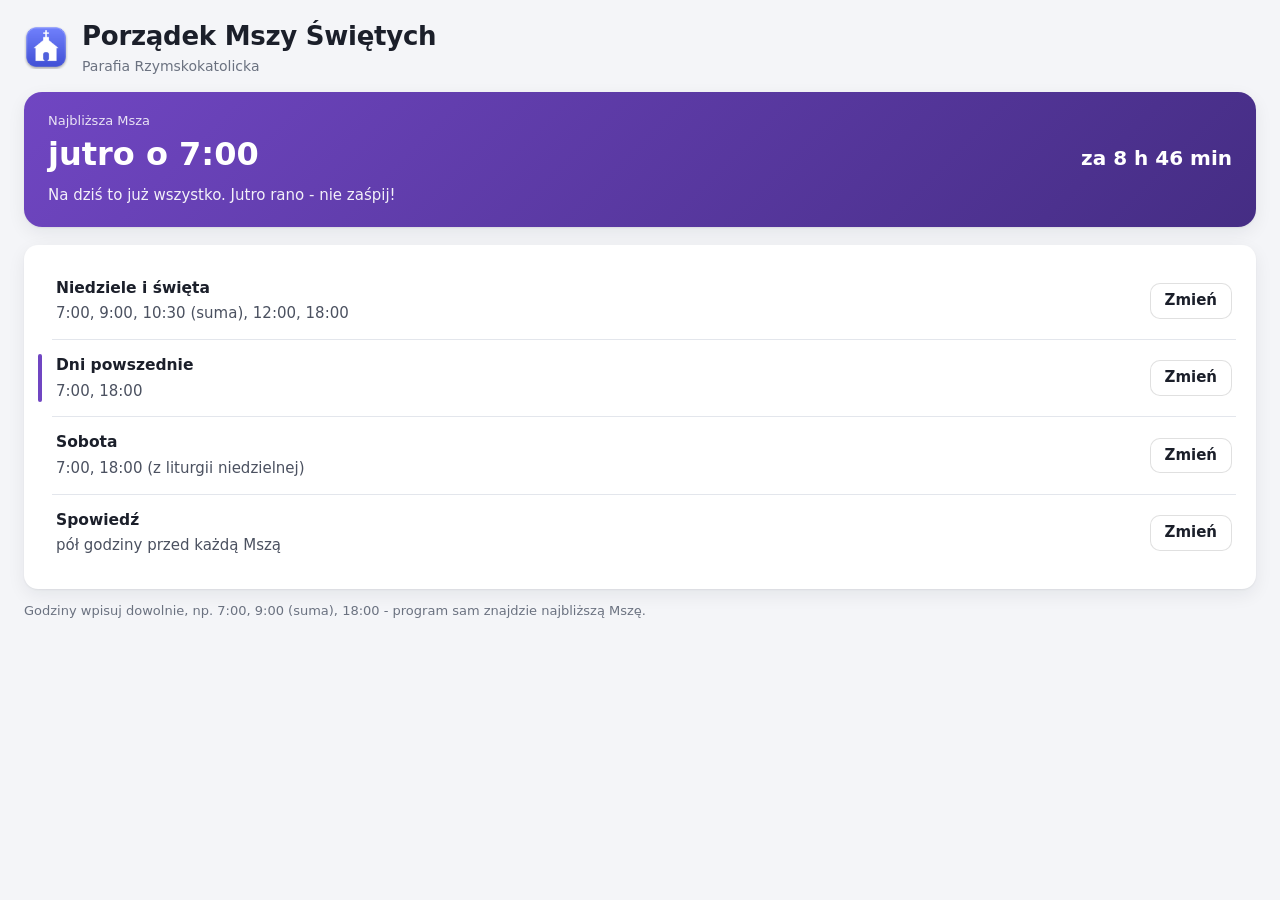
<file: aplikacje/msze/index.html>
<!DOCTYPE html>
<html lang="pl">
<head>
<meta charset="utf-8">
<title>Porządek Mszy</title>
<link rel="stylesheet" href="../wspolne/amenos.css">
<script src="../wspolne/dane.js"></script>
<script src="../wspolne/liturgia.js"></script>
<script src="../wspolne/amenos.js"></script>
<style>
  .licznik { margin: 4px 24px 18px; border-radius: 18px; padding: 20px 24px; color: #fff; box-shadow: var(--cien);
             background: linear-gradient(135deg, var(--akcent), var(--akcent-noc)); }
  .licznik .gl { display: flex; align-items: baseline; justify-content: space-between; gap: 10px; flex-wrap: wrap; }
  .licznik .kiedy { font-size: 32px; font-weight: 650; }
  .licznik .za { font-size: 20px; font-weight: 600; }
  .licznik .uw { margin-top: 8px; opacity: .92; }
  .rzad { display: grid; grid-template-columns: 1fr auto; gap: 4px 12px; padding: 14px 4px; border-bottom: 1px solid var(--linia); position: relative; }
  .rzad:last-child { border: 0; }
  .rzad.dzis::before { content: ""; position: absolute; left: -14px; top: 14px; bottom: 14px; width: 4px; border-radius: 2px; background: var(--akcent); }
  .rzad b { font-size: 15.5px; }
  .rzad .godz { color: #4B5160; grid-column: 1; }
  .rzad .przycisk { grid-row: 1 / span 2; grid-column: 2; align-self: center; padding: 6px 14px; }
</style>
</head>
<body>
<div class="naglowek">
  <img src="../wspolne/ikony/msze.png" alt="">
  <div><h1>Porządek Mszy Świętych</h1><div class="podtytul" id="parafia"></div></div>
</div>
<div class="licznik">
  <div class="maly" style="opacity:.85">Najbliższa Msza</div>
  <div class="gl"><span class="kiedy" id="kiedy"></span><span class="za" id="za"></span></div>
  <div class="uw" id="uwaga"></div>
</div>
<div class="tresc" style="padding-top:0">
  <div class="karta" id="lista" style="padding-left:28px"></div>
  <p class="szary maly">Godziny wpisuj dowolnie, np. 7:00, 9:00 (suma), 18:00 - program sam znajdzie najbliższą Mszę.</p>
</div>
<script>
"use strict";
Amen.ustawAkcent();
let edyt = -1;
function rysuj() {
  document.getElementById("parafia").textContent = Amen.parafia();
  const n = Amen.najblizszaMsza(), t = Amen.teraz();
  document.getElementById("kiedy").textContent = n ? `${n.kiedy ? "jutro" : "dziś"} o ${Amen.hm(n.godz)}` : "brak w planie";
  document.getElementById("za").textContent = n ? (n.trwa ? "trwa teraz" : Amen.zaIle(n.za)) : "";
  document.getElementById("uwaga").textContent = Amen.komentarzMszy(n);
  const ms = Amen.msze(), dz = Amen.wczytaj ? (() => { const l = LIT.liturgia(t.r, t.m, t.d); return (t.dow === 0 || l.ranga <= LIT.R_UROCZ) ? 0 : t.dow === 6 ? 2 : 1; })() : 1;
  document.getElementById("lista").innerHTML = ms.map((m, i) => i === edyt
    ? `<div class="rzad"><b>${Amen.esc(m.etykieta)}</b><input class="pole godz" id="wej" value="${Amen.esc(m.godziny)}" maxlength="60"><button class="przycisk glowny" id="zapisz">Zapisz</button></div>`
    : `<div class="rzad ${i === dz ? "dzis" : ""}"><b>${Amen.esc(m.etykieta)}</b><span class="godz">${Amen.esc(m.godziny)}</span><button class="przycisk" data-i="${i}">Zmień</button></div>`).join("");
  document.querySelectorAll("[data-i]").forEach(b => b.onclick = () => { edyt = +b.dataset.i; rysuj(); });
  const w = document.getElementById("wej");
  if (w) {
    w.focus(); w.select();
    const zap = () => { const m = Amen.msze(); m[edyt].godziny = w.value.trim(); Amen.zapisz("msze", m); edyt = -1; rysuj(); };
    document.getElementById("zapisz").onclick = zap;
    w.onkeydown = e => { if (e.key === "Enter") zap(); if (e.key === "Escape") { edyt = -1; rysuj(); } };
  }
}
rysuj();
setInterval(() => { if (edyt < 0) rysuj(); }, 20000);
Amen.naZmiane("msze", () => { if (edyt < 0) rysuj(); });
</script>
</body>
</html>
</file>
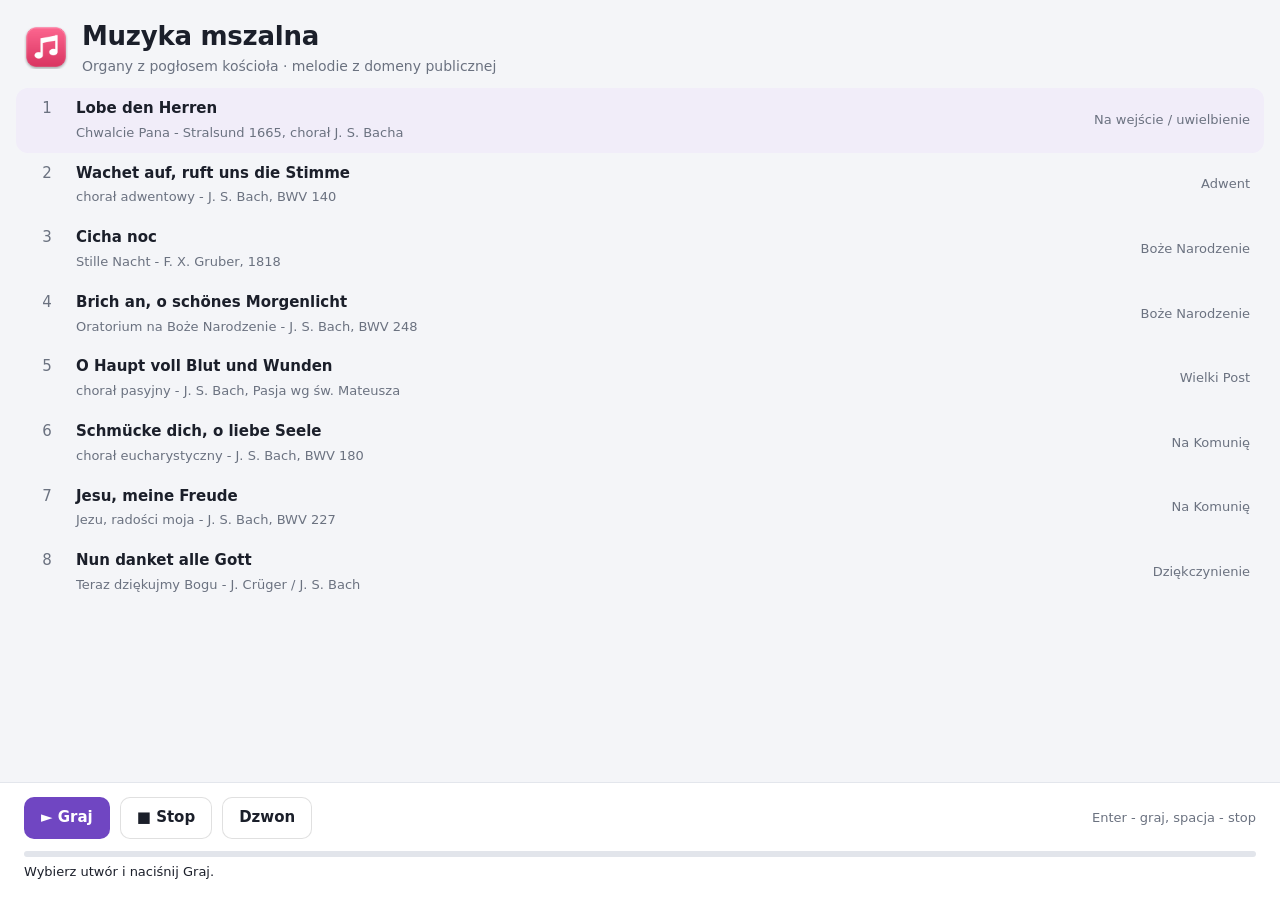
<file: aplikacje/muzyka/index.html>
<!DOCTYPE html>
<html lang="pl">
<head>
<meta charset="utf-8">
<title>Muzyka mszalna</title>
<link rel="stylesheet" href="../wspolne/amenos.css">
<script src="../wspolne/dane.js"></script>
<script src="../wspolne/liturgia.js"></script>
<script src="../wspolne/amenos.js"></script>
<script src="../wspolne/dzwiek.js"></script>
<style>
  body { display: flex; flex-direction: column; height: 100vh; }
  .lista { flex: 1; overflow-y: auto; padding: 0 16px; }
  .utw { display: grid; grid-template-columns: 34px 1fr auto; align-items: center; gap: 4px 12px; padding: 10px 14px; border-radius: 12px; cursor: pointer; }
  .utw:hover { background: #fff; }
  .utw.wyb { background: var(--akcent-tlo); }
  .utw .nr { color: var(--szary); text-align: center; font-variant-numeric: tabular-nums; }
  .utw.gra .nr { color: var(--akcent); font-size: 18px; }
  .utw .t { font-weight: 600; } .utw.gra .t { color: var(--akcent); }
  .utw .o { grid-column: 2; font-size: 13px; color: var(--szary); }
  .utw .cz { grid-row: 1 / span 2; grid-column: 3; font-size: 13px; color: var(--szary); text-align: right; }
  .odtw { padding: 14px 24px 18px; background: #fff; border-top: 1px solid var(--linia); }
  .pasek { height: 6px; background: #E2E5EB; border-radius: 3px; overflow: hidden; margin: 12px 0 6px; }
  .pasek i { display: block; height: 100%; width: 0; background: var(--akcent); border-radius: 3px; }
</style>
</head>
<body>
<div class="naglowek">
  <img src="../wspolne/ikony/muzyka.png" alt="">
  <div><h1>Muzyka mszalna</h1><div class="podtytul">Organy z pogłosem kościoła · melodie z domeny publicznej</div></div>
</div>
<div class="lista" id="lista"></div>
<div class="odtw">
  <div style="display:flex;gap:10px;align-items:center">
    <button class="przycisk glowny" id="graj">► Graj</button>
    <button class="przycisk" id="stop">■ Stop</button>
    <button class="przycisk" id="dzwon" title="Dzwon kościelny bije 3 razy">Dzwon</button>
    <span class="szary maly" style="margin-left:auto">Enter - graj, spacja - stop</span>
  </div>
  <div class="pasek"><i id="postep"></i></div>
  <div class="maly" id="czas">Wybierz utwór i naciśnij Graj.</div>
</div>
<script>
"use strict";
Amen.ustawAkcent();
const U = AMEN_DANE.utwory;
let wyb = 0, gra = -1, h = null;
const mmss = ms => `${Math.floor(ms / 60000)}:${String(Math.floor(ms / 1000) % 60).padStart(2, "0")}`;
function rysuj() {
  document.getElementById("lista").innerHTML = U.map((u, i) => `<div class="utw ${i === wyb ? "wyb" : ""} ${i === gra ? "gra" : ""}" data-i="${i}">
    <span class="nr">${i === gra ? "♫" : i + 1}</span><span class="t">${Amen.esc(u.tytul)}</span><span class="cz">${Amen.esc(u.czesc)}</span><span class="o">${Amen.esc(u.opis)}</span></div>`).join("");
  document.querySelectorAll(".utw").forEach(e => { e.onclick = () => { wyb = +e.dataset.i; rysuj(); }; e.ondblclick = () => graj(+e.dataset.i); });
}
function graj(i) {
  stop();
  gra = i; wyb = i;
  h = Dzwiek.utwor(U[i], () => { gra = -1; h = null; rysuj(); });
  rysuj();
}
function stop() { if (h) h.zatrzymaj(); h = null; gra = -1; rysuj(); }
setInterval(() => {
  if (!h) { document.getElementById("postep").style.width = "0"; if (gra < 0) document.getElementById("czas").textContent = "Wybierz utwór i naciśnij Graj."; return; }
  const p = h.postep();
  document.getElementById("postep").style.width = (100 * p / h.calosc) + "%";
  document.getElementById("czas").textContent = `${U[gra].tytul}   ${mmss(p)} / ${mmss(h.calosc)}`;
}, 250);
document.getElementById("graj").onclick = () => graj(wyb);
document.getElementById("stop").onclick = stop;
document.getElementById("dzwon").onclick = () => Dzwiek.bij(3);
addEventListener("keydown", e => {
  if (e.key === "ArrowDown" && wyb < U.length - 1) { wyb++; rysuj(); }
  else if (e.key === "ArrowUp" && wyb > 0) { wyb--; rysuj(); }
  else if (e.key === "Enter") graj(wyb);
  else if (e.key === " ") { e.preventDefault(); stop(); }
});
rysuj();
</script>
</body>
</html>
</file>
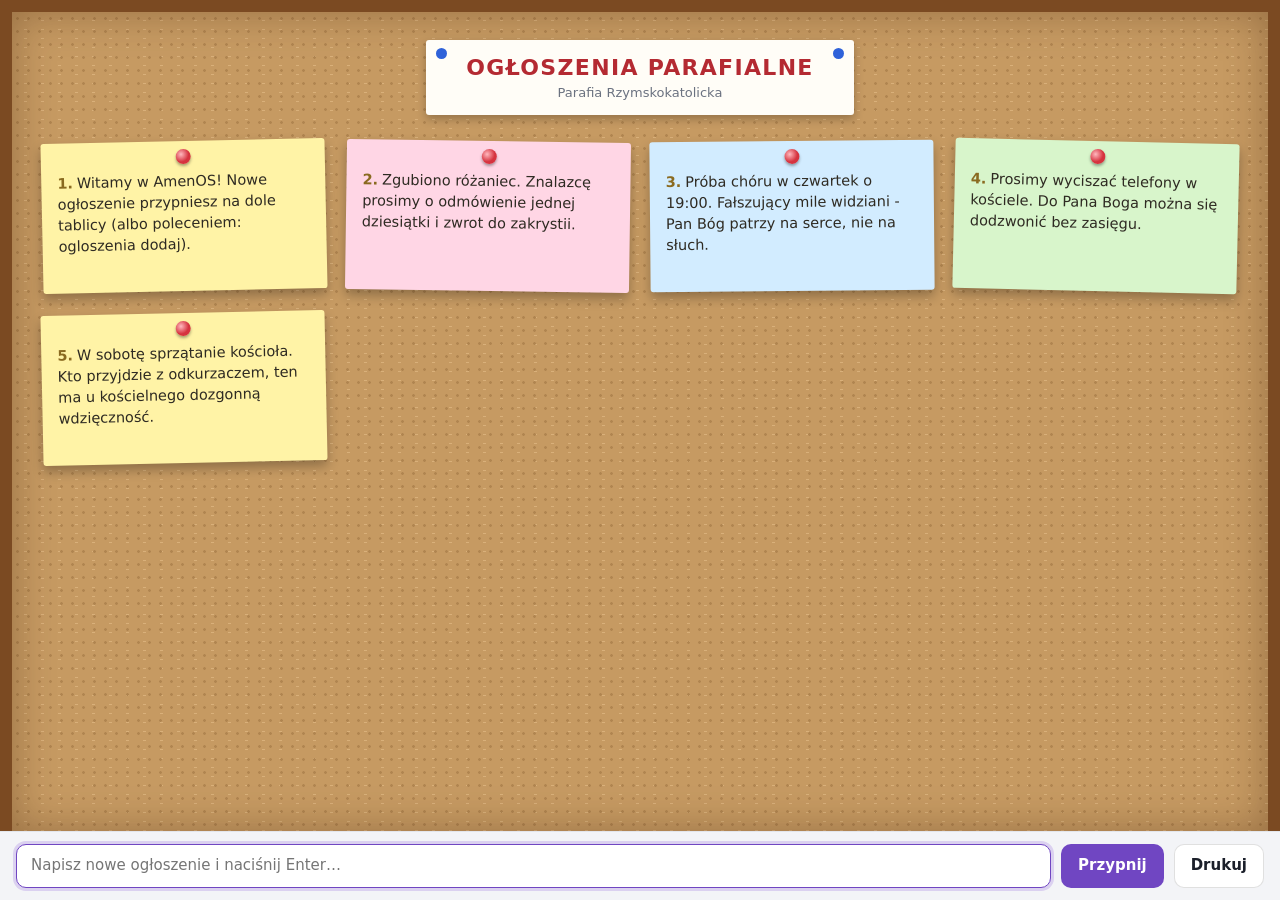
<file: aplikacje/ogloszenia/index.html>
<!DOCTYPE html>
<html lang="pl">
<head>
<meta charset="utf-8">
<title>Ogłoszenia parafialne</title>
<link rel="stylesheet" href="../wspolne/amenos.css">
<script src="../wspolne/dane.js"></script>
<script src="../wspolne/liturgia.js"></script>
<script src="../wspolne/amenos.js"></script>
<script src="../wspolne/dzwiek.js"></script>
<style>
  body { display: flex; flex-direction: column; height: 100vh; }
  .korek { flex: 1; overflow-y: auto; padding: 28px 30px; border: 12px solid #7B4A22; border-bottom: 0;
           background-color: #C69A62;
           background-image: radial-gradient(#B08550 1px, transparent 1.5px), radial-gradient(#D9B07A 1px, transparent 1.5px);
           background-size: 11px 13px, 17px 9px; background-position: 0 0, 5px 4px;
           box-shadow: inset 0 0 40px rgba(60, 30, 10, .35); }
  .tytul { margin: 0 auto 26px; width: fit-content; background: #FFFDF7; padding: 12px 40px; border-radius: 3px; text-align: center;
           box-shadow: 0 4px 10px rgba(0, 0, 0, .25); position: relative; }
  .tytul h1 { color: #B42A32; letter-spacing: .06em; font-size: 22px; }
  .tytul::before, .tytul::after { content: ""; position: absolute; top: 8px; width: 11px; height: 11px; border-radius: 50%; background: #2F62D9; }
  .tytul::before { left: 10px; } .tytul::after { right: 10px; }
  .karteczki { display: grid; grid-template-columns: repeat(auto-fill, minmax(230px, 1fr)); gap: 22px 20px; }
  .kart { position: relative; padding: 30px 16px 16px; min-height: 150px; border-radius: 3px; box-shadow: 0 6px 12px rgba(0, 0, 0, .28);
          font-size: 14.5px; line-height: 1.45; color: #2E2A22; animation: przypnij .3s ease-out; user-select: text; }
  .kart:nth-child(4n+1) { background: #FFF3A6; transform: rotate(-1.2deg); } .kart:nth-child(4n+2) { background: #FFD6E5; transform: rotate(.8deg); }
  .kart:nth-child(4n+3) { background: #D2ECFF; transform: rotate(-.5deg); } .kart:nth-child(4n) { background: #D8F5CB; transform: rotate(1.3deg); }
  .kart::before { content: ""; position: absolute; left: 50%; top: 8px; width: 15px; height: 15px; margin-left: -7px; border-radius: 50%;
                  background: radial-gradient(circle at 35% 35%, #FFB8BE, #D6333F 55%); box-shadow: 0 2px 3px rgba(0, 0, 0, .35); }
  .kart .nr { font-weight: 700; color: #8A6A20; margin-right: 4px; }
  .kart .usun { position: absolute; right: 6px; top: 4px; border: 0; background: none; font-size: 20px; color: #8A8070; cursor: pointer; opacity: 0; }
  .kart:hover .usun { opacity: 1; }
  @keyframes przypnij { from { transform: translateY(-20px) scale(1.05); opacity: 0; } }
  .pusto { margin: 40px auto; width: 300px; background: #FFF3A6; padding: 34px 20px; text-align: center; font-weight: 600; box-shadow: 0 6px 12px rgba(0,0,0,.28); }
  footer { display: flex; gap: 10px; padding: 12px 16px; background: #F3F4F7; border-top: 1px solid var(--linia); }
  /* wydruk na tablicę w kościele */
  .wydruk { display: none; }
  @media print {
    .korek, footer { display: none; }
    .wydruk { display: block; padding: 10mm 14mm; font-family: "DejaVu Serif", serif; color: #000; }
    .wydruk h1 { text-align: center; font-size: 22pt; } .wydruk h2 { text-align: center; font-weight: 400; font-size: 13pt; margin: 4pt 0 18pt; }
    .wydruk ol li { margin: 0 0 10pt; font-size: 13pt; line-height: 1.45; }
  }
</style>
</head>
<body>
<div class="korek">
  <div class="tytul"><h1>OGŁOSZENIA PARAFIALNE</h1><div class="szary maly" id="parafia"></div></div>
  <div class="karteczki" id="karteczki"></div>
</div>
<footer class="nie-drukuj">
  <input class="pole" id="wej" maxlength="300" placeholder="Napisz nowe ogłoszenie i naciśnij Enter…" autocomplete="off">
  <button class="przycisk glowny" id="przypnij">Przypnij</button>
  <button class="przycisk" id="drukuj" title="Wydrukuj ogłoszenia na tablicę w kościele">Drukuj</button>
</footer>
<div class="wydruk" id="wydruk"></div>
<script>
"use strict";
Amen.ustawAkcent();
const MAX = 16;
let ogl = Amen.ogloszenia();

function rysuj() {
  document.getElementById("parafia").textContent = Amen.parafia();
  const k = document.getElementById("karteczki");
  k.innerHTML = ogl.length ? ogl.map((o, i) => `<div class="kart"><button class="usun" data-i="${i}" title="Zdejmij">×</button><span class="nr">${i + 1}.</span>${Amen.esc(o)}</div>`).join("")
                           : `<div class="pusto">Brak ogłoszeń. Proboszcz ma dzień wolny.</div>`;
  k.querySelectorAll(".usun").forEach(b => b.onclick = () => { ogl.splice(+b.dataset.i, 1); Amen.zapisz("ogloszenia", ogl); rysuj(); });
  const t = Amen.teraz(), D = LIT.dniOdEpoki(t.r, t.m, t.d), nd = D + (7 - LIT.dzienTygodnia(D)) % 7, x = LIT.dataZDni(nd);
  document.getElementById("wydruk").innerHTML = `<h1>Ogłoszenia parafialne</h1><h2>${Amen.esc(Amen.parafia())}<br>${Amen.esc(LIT.liturgia(x.r, x.m, x.d).nazwa)} - ${x.d} ${LIT.MIES_DOP[x.m]} ${x.r}</h2>
    <ol>${ogl.map(o => `<li>${Amen.esc(o)}</li>`).join("")}</ol>`;
}
function przypnij() {
  const w = document.getElementById("wej"), t = w.value.trim();
  if (!t) { Amen.komunikat("Najpierw napisz treść ogłoszenia w polu na dole."); return; }
  if (ogl.length >= MAX) { Amen.komunikat("Tablica pełna! Zdejmij któreś ogłoszenie, zanim kościelny przybije nowe gwoździem."); return; }
  ogl.push(t); w.value = "";
  Amen.zapisz("ogloszenia", ogl);
  Dzwiek.efekt("klik");
  rysuj();
  document.querySelector(".korek").scrollTop = 1e6;
}
document.getElementById("przypnij").onclick = przypnij;
document.getElementById("wej").onkeydown = e => { if (e.key === "Enter") przypnij(); };
document.getElementById("drukuj").onclick = () => window.print();
Amen.naZmiane("ogloszenia", o => { ogl = o; rysuj(); });
rysuj();
document.getElementById("wej").focus();
</script>
</body>
</html>
</file>
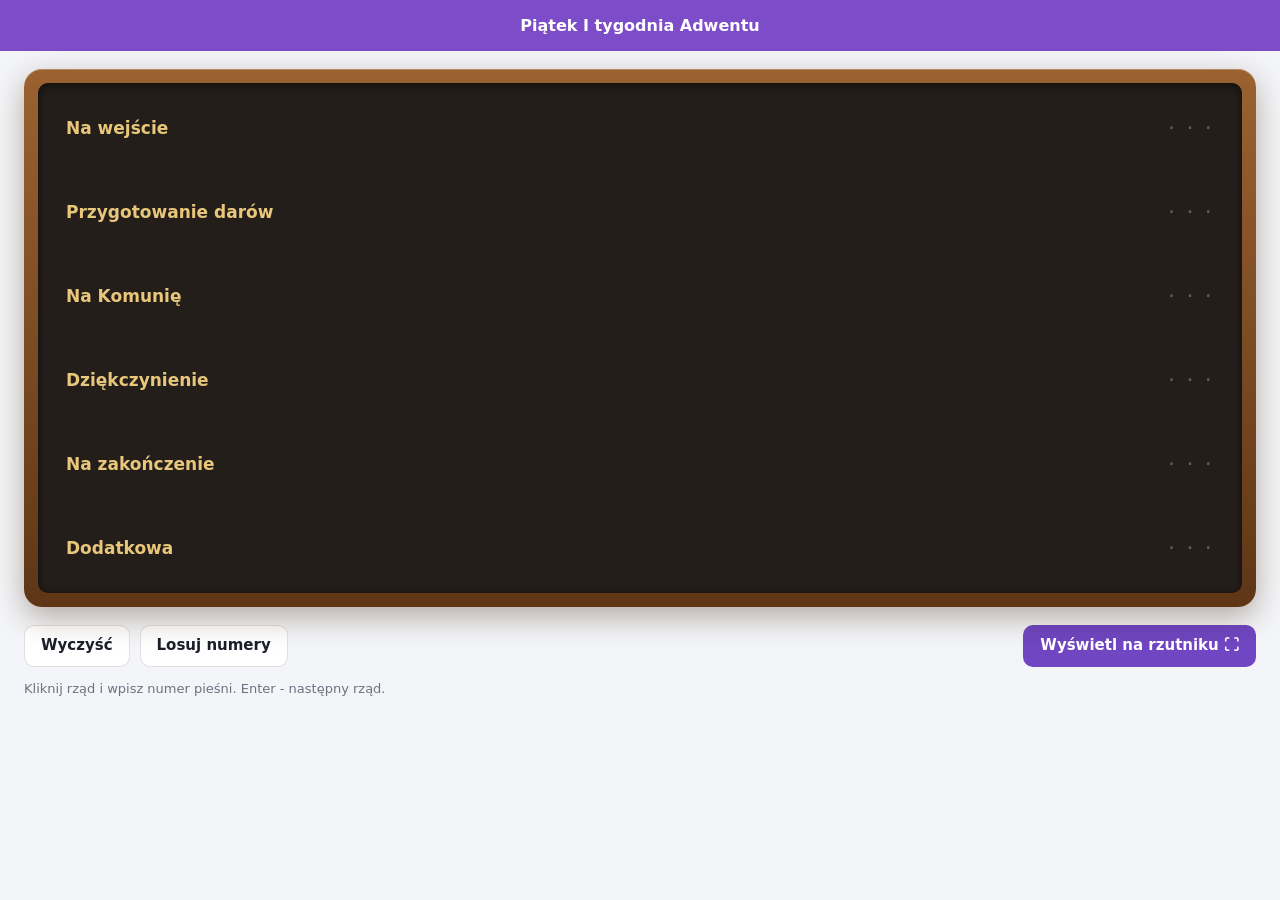
<file: aplikacje/piesni/index.html>
<!DOCTYPE html>
<html lang="pl">
<head>
<meta charset="utf-8">
<title>Tablica pieśni</title>
<link rel="stylesheet" href="../wspolne/amenos.css">
<link rel="stylesheet" href="tablica.css">
<script src="../wspolne/dane.js"></script>
<script src="../wspolne/liturgia.js"></script>
<script src="../wspolne/amenos.js"></script>
<script src="../wspolne/dzwiek.js"></script>
</head>
<body>
<div class="pas-lit" id="pas"></div>
<div class="tresc" style="padding-top:18px">
  <div class="tablica" id="tablica"></div>
  <div style="display:flex;gap:10px;margin-top:18px;flex-wrap:wrap">
    <button class="przycisk" id="czysc">Wyczyść</button>
    <button class="przycisk" id="losuj">Losuj numery</button>
    <button class="przycisk glowny" id="pokaz" style="margin-left:auto">Wyświetl na rzutniku ⛶</button>
  </div>
  <p class="szary maly" id="status">Kliknij rząd i wpisz numer pieśni. Enter - następny rząd.</p>
</div>
<script>
"use strict";
const l = Amen.ustawAkcent();
const pas = document.getElementById("pas");
pas.textContent = l.nazwa;
pas.style.background = Amen.KOLOR_LIT[l.kolor];
pas.style.color = l.kolor === LIT.BIALY ? "#5A4A20" : "#fff";
const status = document.getElementById("status");
let piesni = Amen.piesni();

function rysuj() {
  document.getElementById("tablica").innerHTML = AMEN_DANE.piesniEtykiety.map((e, i) => `
    <label class="rzad">
      <span class="etykieta">${e}</span>
      <span class="karty">${piesni[i] ? [...piesni[i]].map(c => `<span class="karta-nr">${Amen.esc(c)}</span>`).join("") : '<span class="pusto">· · ·</span>'}</span>
      <input class="wpis" data-i="${i}" inputmode="numeric" maxlength="4" value="${Amen.esc(piesni[i])}">
    </label>`).join("");
  document.querySelectorAll(".wpis").forEach(w => {
    w.oninput = () => { w.value = w.value.replace(/\D/g, "").slice(0, 4); piesni[+w.dataset.i] = w.value; zapisz(false); };
    w.onkeydown = e => {
      if (e.key === "Enter" || e.key === "ArrowDown") { e.preventDefault(); const n = document.querySelector(`.wpis[data-i="${+w.dataset.i + 1}"]`); n ? n.focus() : w.blur(); }
      if (e.key === "ArrowUp") { e.preventDefault(); const n = document.querySelector(`.wpis[data-i="${+w.dataset.i - 1}"]`); if (n) n.focus(); }
      if (e.key === "Escape") w.blur();
    };
    w.onfocus = () => { w.closest(".rzad").classList.add("edycja"); status.textContent = "Wpisz numer (do 4 cyfr). Enter - następny rząd, Esc - koniec."; };
    w.onblur = () => { w.closest(".rzad").classList.remove("edycja"); status.textContent = "Zapisano. Organista już kartkuje śpiewnik."; };
  });
}
function zapisz(odrysuj = true) {
  Amen.zapisz("piesni", piesni);
  if (odrysuj) rysuj();
  else document.querySelectorAll(".rzad").forEach((r, i) => r.querySelector(".karty").innerHTML =
    piesni[i] ? [...piesni[i]].map(c => `<span class="karta-nr">${c}</span>`).join("") : '<span class="pusto">· · ·</span>');
}
document.getElementById("czysc").onclick = () => { piesni = ["", "", "", "", "", ""]; zapisz(); status.textContent = "Tablica czysta. Organista może grać, co mu w duszy gra."; };
document.getElementById("losuj").onclick = () => {
  piesni = piesni.map((_, i) => i === 5 ? "" : String(1 + Math.floor(Math.random() * 999)));
  zapisz();
  Dzwiek.efekt("akord");
  status.textContent = "Duch wieje, kędy chce (J 3,8) - numery wylosowane. Organista ma dziś niespodziankę!";
};
document.getElementById("pokaz").onclick = () => window.open("pokaz.html?ekran=2", "_blank");
Amen.naZmiane("piesni", p => { piesni = p; if (!document.activeElement.classList.contains("wpis")) rysuj(); });
rysuj();
</script>
</body>
</html>
</file>
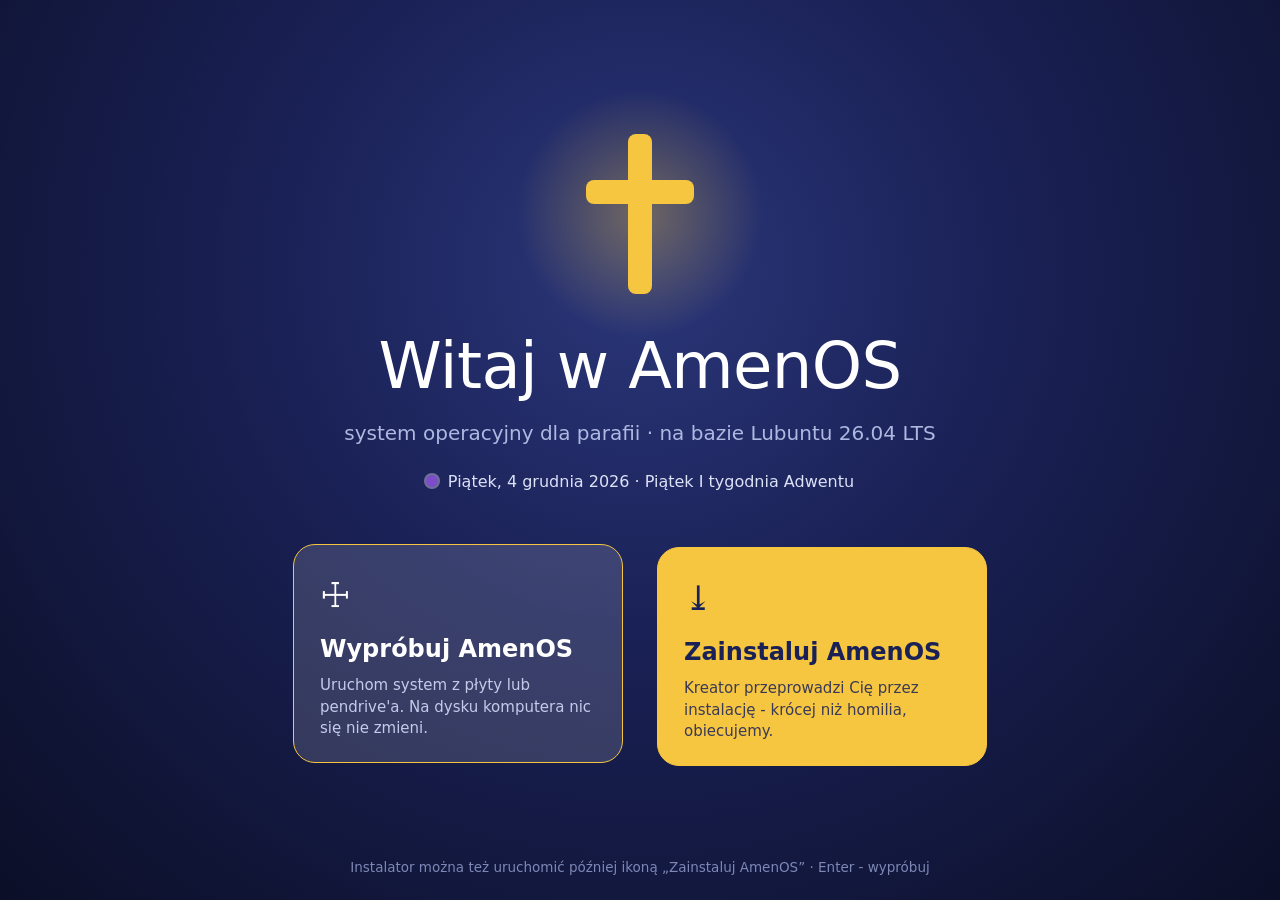
<file: aplikacje/powitanie/index.html>
<!DOCTYPE html>
<html lang="pl">
<head>
<meta charset="utf-8">
<title>Witaj w AmenOS</title>
<link rel="stylesheet" href="../wspolne/amenos.css">
<script src="../wspolne/dane.js"></script>
<script src="../wspolne/liturgia.js"></script>
<script src="../wspolne/amenos.js"></script>
<style>
  body { height: 100vh; overflow: hidden; color: #fff; display: flex; flex-direction: column; align-items: center; justify-content: center;
         background: radial-gradient(ellipse at 50% 30%, #2B377A 0%, #1A2156 40%, #0B0F27 100%); }
  .krzyz { position: relative; width: 120px; height: 160px; margin-bottom: 26px; }
  .krzyz::before { content: ""; position: absolute; inset: -70px; border-radius: 50%; background: radial-gradient(circle, rgba(246,198,64,.35), transparent 62%); animation: oddech 4s ease-in-out infinite; }
  .krzyz i { position: absolute; background: #F6C640; border-radius: 8px; }
  .krzyz i:nth-child(1) { left: 48px; top: 0; width: 24px; height: 160px; }
  .krzyz i:nth-child(2) { left: 6px; top: 46px; width: 108px; height: 24px; }
  @keyframes oddech { 50% { transform: scale(1.1); opacity: .75; } }
  h1 { font-size: 64px; font-weight: 300; letter-spacing: -0.01em; }
  .pod { color: #AEB8E0; font-size: 20px; margin-top: 6px; }
  .dzien { margin-top: 22px; font-size: 16px; color: #DCE2F6; display: flex; align-items: center; gap: 10px; }
  .dzien .kropka { width: 12px; height: 12px; border-radius: 50%; box-shadow: 0 0 0 2px rgba(255,255,255,.35); }
  .wybor { display: flex; gap: 34px; margin-top: 54px; }
  .opcja { width: 330px; padding: 26px 26px 22px; border-radius: 22px; border: 1px solid rgba(255,255,255,.18); background: rgba(255,255,255,.07);
           color: #fff; text-align: left; cursor: pointer; font: inherit; transition: transform .12s, background .12s, border-color .12s; }
  .opcja:hover, .opcja:focus { background: rgba(255,255,255,.14); border-color: #F6C640; transform: translateY(-3px); outline: none; }
  .opcja b { display: block; font-size: 24px; font-weight: 650; margin: 12px 0 8px; }
  .opcja span { color: #C3CBEA; font-size: 15px; line-height: 1.45; }
  .opcja .ik { font-size: 34px; }
  .opcja.glowna { background: #F6C640; color: #1A2156; border-color: #F6C640; }
  .opcja.glowna span { color: #3B3A55; }
  .opcja.glowna:hover, .opcja.glowna:focus { background: #FFD45E; }
  .stopka { position: fixed; bottom: 22px; color: #7D88B6; font-size: 13.5px; text-align: center; }
</style>
</head>
<body>
<div class="krzyz"><i></i><i></i></div>
<h1>Witaj w AmenOS</h1>
<div class="pod">system operacyjny dla parafii · na bazie Lubuntu 26.04 LTS</div>
<div class="dzien"><span class="kropka" id="kropka"></span><span id="dzien"></span></div>
<div class="wybor">
  <button class="opcja" id="wyprobuj"><div class="ik">☩</div><b>Wypróbuj AmenOS</b><span>Uruchom system z płyty lub pendrive'a. Na dysku komputera nic się nie zmieni.</span></button>
  <button class="opcja glowna" id="zainstaluj"><div class="ik">⤓</div><b>Zainstaluj AmenOS</b><span>Kreator przeprowadzi Cię przez instalację - krócej niż homilia, obiecujemy.</span></button>
</div>
<div class="stopka">Instalator można też uruchomić później ikoną „Zainstaluj AmenOS” · Enter - wypróbuj</div>
<script>
"use strict";
const l = Amen.ustawAkcent();
document.getElementById("dzien").textContent = `${(t => Amen.dataSlownie(t.r, t.m, t.d))(Amen.teraz())} · ${l.nazwa}`;
document.getElementById("kropka").style.background = getComputedStyle(document.documentElement).getPropertyValue("--kolor-lit");
const wyjdz = kod => { location.href = "amenos://wyjscie/" + kod; };
document.getElementById("wyprobuj").onclick = () => wyjdz(1);
document.getElementById("zainstaluj").onclick = () => wyjdz(2);
document.getElementById("wyprobuj").focus();
</script>
</body>
</html>
</file>
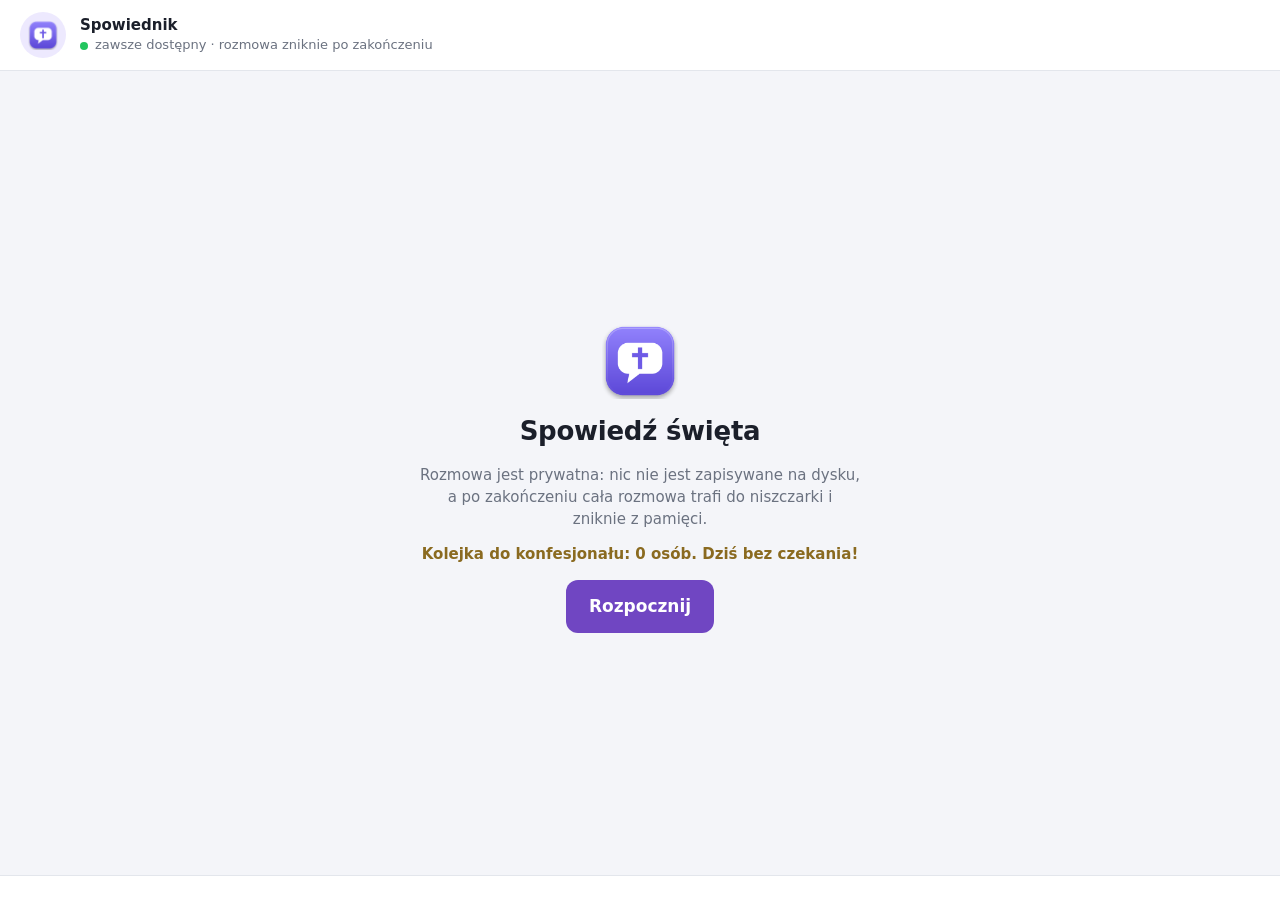
<file: aplikacje/spowiedz/index.html>
<!DOCTYPE html>
<html lang="pl">
<head>
<meta charset="utf-8">
<title>Spowiedź</title>
<link rel="stylesheet" href="../wspolne/amenos.css">
<script src="../wspolne/dane.js"></script>
<script src="../wspolne/liturgia.js"></script>
<script src="../wspolne/amenos.js"></script>
<script src="../wspolne/dzwiek.js"></script>
<style>
  body { display: flex; flex-direction: column; height: 100vh; }
  header { display: flex; align-items: center; gap: 14px; padding: 12px 20px; background: #fff; border-bottom: 1px solid var(--linia); }
  header .awatar { width: 46px; height: 46px; border-radius: 50%; background: #EDE9FE; display: grid; place-items: center; }
  header .awatar img { width: 30px; }
  header .stan { font-size: 13px; color: var(--szary); display: flex; align-items: center; gap: 7px; }
  header .stan::before { content: ""; width: 8px; height: 8px; border-radius: 50%; background: #22C55E; }
  #czat { flex: 1; overflow-y: auto; padding: 18px 18px 8px; display: flex; flex-direction: column; gap: 10px; background: #F4F5F9; position: relative; }
  .dymek { max-width: 78%; padding: 10px 14px; border-radius: 18px; line-height: 1.45; animation: wjazd .25s ease-out; white-space: pre-wrap; user-select: text; }
  .dymek.kaplan { background: #fff; box-shadow: inset 0 0 0 1px rgba(0, 0, 0, .07); align-self: flex-start; border-bottom-left-radius: 6px; }
  .dymek.wierny { background: var(--akcent); color: #fff; align-self: flex-end; border-bottom-right-radius: 6px; }
  .dymek.formula { background: #FFF4D6; color: #5A4210; box-shadow: inset 0 0 0 1px #E2C26A; align-self: flex-start; font-weight: 550; }
  .pisze { align-self: flex-start; background: #fff; border-radius: 18px; padding: 12px 16px; display: flex; gap: 6px; box-shadow: inset 0 0 0 1px rgba(0,0,0,.07); }
  .pisze i { width: 8px; height: 8px; border-radius: 50%; background: #9AA0AA; animation: kropki 1s infinite; }
  .pisze i:nth-child(2) { animation-delay: .15s; } .pisze i:nth-child(3) { animation-delay: .3s; }
  @keyframes kropki { 0%, 60%, 100% { opacity: .3; transform: none; } 30% { opacity: 1; transform: translateY(-3px); } }
  @keyframes wjazd { from { opacity: 0; transform: translateY(8px); } }
  footer { background: #fff; border-top: 1px solid var(--linia); padding: 10px 16px 14px; }
  .podp { display: inline-block; max-width: 100%; padding: 6px 14px; border-radius: 999px; margin-bottom: 8px; cursor: pointer; white-space: nowrap; overflow: hidden; text-overflow: ellipsis;
          background: var(--akcent-tlo); box-shadow: inset 0 0 0 1px var(--akcent-mgla); color: var(--akcent-tekst); font-size: 14px; }
  .wiersz-wej { display: flex; gap: 10px; }
  .wyslij { width: 46px; height: 46px; border-radius: 50%; border: 0; background: var(--akcent); color: #fff; font-size: 20px; cursor: pointer; flex: none; }
  .wyslij:disabled { background: #C8CCD4; cursor: default; }
  .srodek { margin: auto; text-align: center; max-width: 440px; display: flex; flex-direction: column; align-items: center; gap: 14px; animation: wjazd .3s; }
  .srodek img { width: 76px; }
  /* niszczarka */
  .niszczarka { position: absolute; left: 50px; right: 50px; bottom: 0; height: 34px; background: #3A3F4B; border-radius: 10px 10px 0 0; z-index: 5; }
  .niszczarka::after { content: ""; position: absolute; left: 20px; right: 20px; top: 12px; height: 5px; background: #15171C; border-radius: 3px; }
  .mielone .dymek, .mielone .pisze { transition: transform 1.6s cubic-bezier(.5, 0, .9, .5), opacity 1.6s; transform: translateY(900px) scaleY(.6); opacity: .2; }
  .paski { display: flex; justify-content: center; gap: 8px; height: 0; overflow: hidden; transition: height 1.6s ease-in; }
  .paski i { width: 6px; background: linear-gradient(var(--akcent), #fff); border-radius: 0 0 3px 3px; }
  .paski i:nth-child(3n) { background: #fff; box-shadow: inset 0 0 0 1px #ddd; }
</style>
</head>
<body>
<header>
  <div class="awatar"><img src="../wspolne/ikony/spowiedz.png" alt=""></div>
  <div><b>Spowiednik</b><div class="stan">zawsze dostępny · rozmowa zniknie po zakończeniu</div></div>
</header>
<div id="czat"></div>
<footer id="dol"></footer>
<script>
"use strict";
/* Wszystko, co wierny napisze, jest tylko w pamięci tego okna - nic nie trafia na dysk,
   a po zakończeniu rozmowa jest mielona w niszczarce i wymazywana. */
Amen.ustawAkcent();
const czat = document.getElementById("czat"), dol = document.getElementById("dol");
let s;
const PODP = [null, "Zacznij od pozdrowienia", "Kiedy była ostatnia spowiedź? Czy pokuta została odprawiona?",
              "Wpisz grzech i Enter - każdy w osobnej wiadomości", "Odmów akt żalu", "Odpowiedz", "Odpowiedz", "Odpowiedz"];
const DOM = [null, "Niech będzie pochwalony Jezus Chrystus.", "Ostatnia spowiedź: miesiąc temu. Pokuta odprawiona.",
             "Więcej grzechów nie pamiętam.", AMEN_DANE.aktZalu, "Amen.", "Bo Jego miłosierdzie trwa na wieki.", "Bóg zapłać."];
const male = t => t.toLowerCase().replace(/[ąćęłńóśźż]/g, c => "acelnoszz"["ąćęłńóśźż".indexOf(c)]);

function nowa() { s = { etap: 0, kolejka: [], pisze: false, grzechow: 0, zachecono: false, tematy: [] }; czat.innerHTML = ""; rysujStart(); }

function rysujStart() {
  czat.innerHTML = `<div class="srodek"><img src="../wspolne/ikony/spowiedz.png" alt=""><h1>Spowiedź święta</h1>
    <div class="szary">Rozmowa jest prywatna: nic nie jest zapisywane na dysku, a po zakończeniu cała rozmowa trafi do niszczarki i zniknie z pamięci.</div>
    <div style="color:#8A6A20;font-weight:650">Kolejka do konfesjonału: 0 osób. Dziś bez czekania!</div>
    <button class="przycisk glowny duzy" id="start">Rozpocznij</button></div>`;
  dol.innerHTML = "";
  document.getElementById("start").onclick = () => { s.etap = 1; czat.innerHTML = ""; rysujDol(); };
}

function dymek(kto, tekst) {
  const d = document.createElement("div");
  d.className = "dymek " + kto;
  d.textContent = tekst;
  czat.appendChild(d);
  czat.scrollTop = czat.scrollHeight;
}
function kaplan(tekst, kto = "kaplan") { s.kolejka.push([kto, tekst]); if (!s.pisze) dalejKolejka(); }
function dalejKolejka() {
  if (!s.kolejka.length) { s.pisze = false; rysujDol(); return; }
  s.pisze = true; rysujDol();
  const p = document.createElement("div"); p.className = "pisze"; p.innerHTML = "<i></i><i></i><i></i>";
  czat.appendChild(p); czat.scrollTop = czat.scrollHeight;
  const [kto, tekst] = s.kolejka[0];
  setTimeout(() => {
    if (!s.pisze) return;
    p.remove(); s.kolejka.shift();
    dymek(kto, tekst);
    Dzwiek.efekt("wiadomosc");
    dalejKolejka();
  }, Math.min(3800, 900 + tekst.length * 14));
}

function rysujDol() {
  if (s.etap >= 1 && s.etap <= 7) {
    const dom = DOM[s.etap];
    dol.innerHTML = `${dom && !s.pisze ? `<div class="podp" id="podp" title="Kliknij, aby wysłać">» ${Amen.esc(dom)}</div>` : ""}
      <div class="wiersz-wej"><input class="pole" id="wej" autocomplete="off" placeholder="${s.pisze ? "Spowiednik pisze…" : Amen.esc(PODP[s.etap])}" ${s.pisze ? "disabled" : ""}>
      <button class="wyslij" id="wyslij" ${s.pisze ? "disabled" : ""}>➤</button></div>`;
    const w = document.getElementById("wej");
    if (!s.pisze) w.focus();
    w.onkeydown = e => { if (e.key === "Enter") odpowiedz(w.value); };
    document.getElementById("wyslij").onclick = () => odpowiedz(w.value);
    const pp = document.getElementById("podp");
    if (pp) pp.onclick = () => odpowiedz("");
  } else if (s.etap === 8) {
    dol.innerHTML = `<div class="szary maly" style="text-align:center;margin-bottom:8px">Pan odpuścił ci grzechy. Rozmowa może zniknąć.</div>
      <div style="text-align:center"><button class="przycisk glowny duzy" id="miel">Zakończ i zmiel w niszczarce</button></div>`;
    document.getElementById("miel").onclick = niszcz;
  } else dol.innerHTML = "";
}

function odpowiedz(wpis) {
  if (s.pisze || s.etap < 1 || s.etap > 7) return;
  wpis = wpis.trim();
  const tekst = wpis || DOM[s.etap] || "", m = male(tekst);
  switch (s.etap) {
    case 1:
      dymek("wierny", tekst);
      kaplan("Na wieki wieków. Amen. W imię Ojca i Syna, i Ducha Świętego. Bóg, który oświeca każde serce, niech ci da prawdziwe poznanie twoich grzechów i swojego miłosierdzia.");
      s.etap = 2; break;
    case 2:
      dymek("wierny", tekst);
      kaplan("Słucham. Wyznaj swoje grzechy - możesz pisać po kolei, każdy w osobnej wiadomości.");
      s.etap = 3; break;
    case 3:
      if (!wpis && !s.grzechow && !s.zachecono) {
        s.zachecono = true;
        kaplan("Nie bój się. Bóg zna twoje serce i czeka na ciebie z miłością. Co chcesz Mu powiedzieć?");
        break;
      }
      if (!wpis || m.includes("nie pamietam") || m.includes("prosze o pokute")) {
        dymek("wierny", wpis ? tekst : "Więcej grzechów nie pamiętam. Za wszystkie serdecznie żałuję i proszę o pokutę i rozgrzeszenie.");
        const T = AMEN_DANE.tematySpowiedzi;
        let nauka = "Dziękuję za szczere wyznanie. Bóg cieszy się z każdego, kto do Niego wraca. ";
        s.tematy.slice(0, 2).forEach(t => nauka += T[t].nauka + " ");
        nauka += "Pamiętaj, że Boże miłosierdzie jest większe niż każdy grzech.";
        const mod = s.grzechow <= 3 ? "jedną dziesiątkę różańca" : s.grzechow <= 7 ? "Koronkę do Miłosierdzia Bożego" : "jedną część różańca";
        kaplan(nauka);
        kaplan(`Za pokutę odmów ${mod}.${s.tematy.length ? " " + T[s.tematy[0]].pokuta : ""}`);
        kaplan("Czy żałujesz za swoje grzechy? Odmów teraz akt żalu.");
        s.etap = 4;
      } else {
        dymek("wierny", tekst);
        s.grzechow++;
        AMEN_DANE.tematySpowiedzi.forEach((t, i) => { if (!s.tematy.includes(i) && t.klucze.some(k => m.includes(k))) s.tematy.push(i); });
      }
      break;
    case 4: dymek("wierny", tekst); kaplan(AMEN_DANE.rozgrzeszenie, "formula"); s.etap = 5; break;
    case 5: dymek("wierny", tekst); kaplan("Chwalcie Pana, bo jest dobry."); s.etap = 6; break;
    case 6: dymek("wierny", tekst); kaplan("Pan odpuścił tobie grzechy. Idź w pokoju."); s.etap = 7; break;
    case 7: dymek("wierny", tekst); s.etap = 8; break;
  }
  rysujDol();
}

function niszcz() {
  s.etap = 9;
  dol.innerHTML = `<div class="paski" id="paski">${"<i></i>".repeat(28)}</div><div class="szary maly" style="text-align:center">Mielenie… wrrrr…</div>`;
  const n = document.createElement("div"); n.className = "niszczarka"; czat.appendChild(n);
  czat.scrollTop = czat.scrollHeight;
  Dzwiek.efekt("niszczarka");
  requestAnimationFrame(() => requestAnimationFrame(() => {
    czat.classList.add("mielone");
    const p = document.getElementById("paski");
    p.style.height = "70px";
    p.querySelectorAll("i").forEach((x, i) => x.style.height = (40 + (i * 37) % 30) + "px");
  }));
  setTimeout(() => {
    czat.classList.remove("mielone");
    nowa();
    czat.innerHTML = `<div class="srodek"><img src="../wspolne/ikony/amenos.png" alt=""><h1 style="color:#8A6A20">Szczęść Boże!</h1>
      <div class="szary">Rozmowa została zmielona w niszczarce i wymazana z pamięci. Nikt jej nie przeczyta - nawet ten komputer.</div>
      <button class="przycisk" id="znowu">Nowa spowiedź</button></div>`;
    document.getElementById("znowu").onclick = nowa;
  }, 2100);
}
addEventListener("keydown", e => { if (e.key === "Enter" && s.etap === 0) document.getElementById("start")?.click(); });
addEventListener("beforeunload", () => { czat.innerHTML = ""; s = null; });
nowa();
</script>
</body>
</html>
</file>
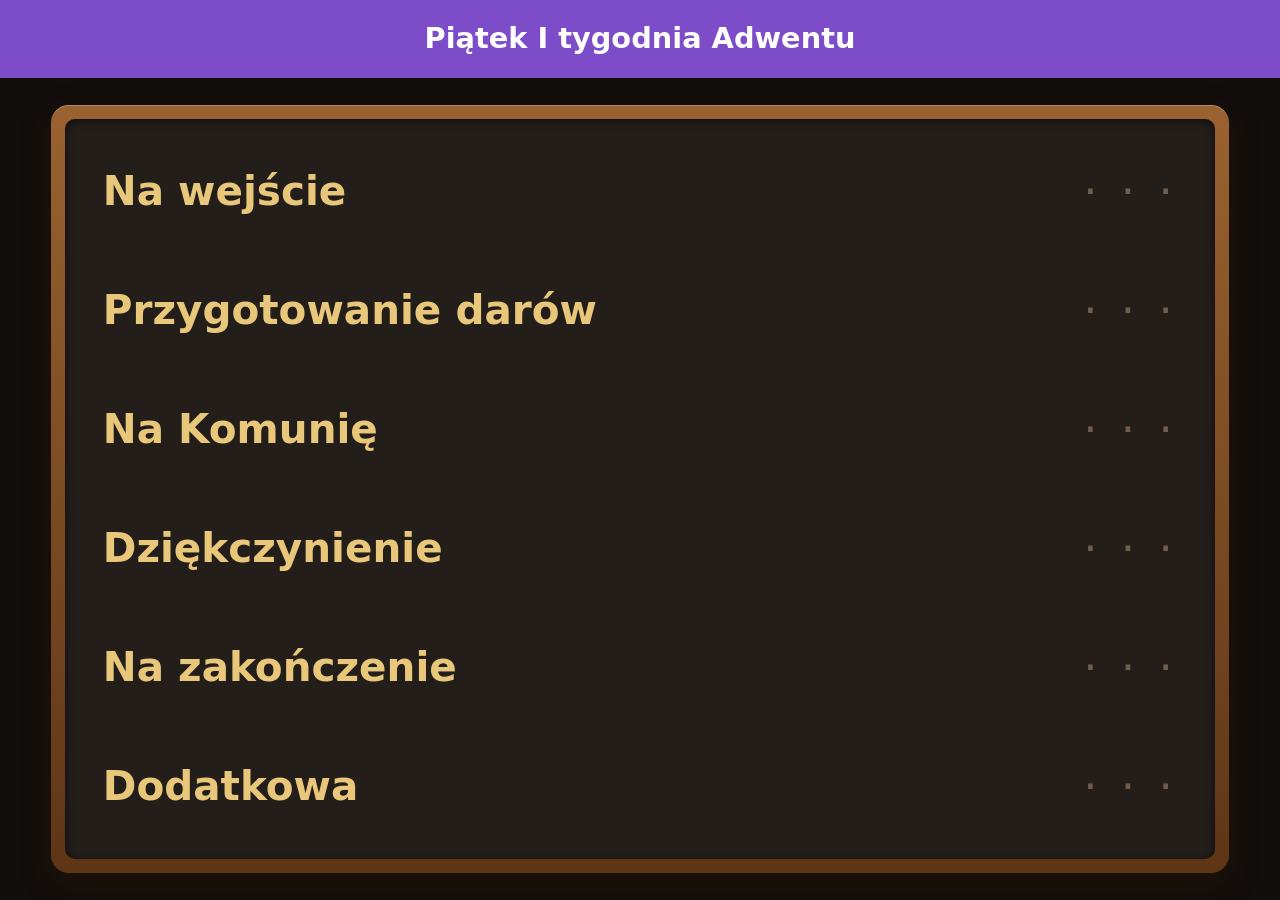
<file: aplikacje/piesni/pokaz.html>
<!DOCTYPE html>
<html lang="pl">
<head>
<meta charset="utf-8">
<title>Tablica pieśni - pokaz</title>
<link rel="stylesheet" href="../wspolne/amenos.css">
<link rel="stylesheet" href="tablica.css">
<script src="../wspolne/dane.js"></script>
<script src="../wspolne/liturgia.js"></script>
<script src="../wspolne/amenos.js"></script>
</head>
<body class="pokaz">
<div class="pas-lit" id="pas"></div>
<div class="tablica" id="tablica"></div>
<script>
"use strict";
/* Pokaz pieśni na rzutniku albo telewizorze (np. przez HDMI). Zmienia się sam, gdy ktoś
   wpisze numery w programie "Tablica pieśni". Esc albo dwuklik zamyka pokaz. */
function rysuj() {
  const l = Amen.ustawAkcent(), p = Amen.piesni(), pas = document.getElementById("pas");
  pas.textContent = l.nazwa;
  pas.style.background = Amen.KOLOR_LIT[l.kolor];
  pas.style.color = l.kolor === LIT.BIALY ? "#5A4A20" : "#fff";
  document.getElementById("tablica").innerHTML = AMEN_DANE.piesniEtykiety.map((e, i) => `
    <div class="rzad"><span class="etykieta">${e}</span><span class="karty">${p[i] ? [...p[i]].map(c => `<span class="karta-nr">${Amen.esc(c)}</span>`).join("") : '<span class="pusto">· · ·</span>'}</span></div>`).join("");
}
rysuj();
Amen.naZmiane("piesni", rysuj);
setInterval(rysuj, 60000);
addEventListener("keydown", e => { if (e.key === "Escape") window.close(); });
addEventListener("dblclick", () => window.close());
</script>
</body>
</html>
</file>
<file: aplikacje/wspolne/amenos.css>
/* AmenOS - wspólny wygląd programów parafialnych */
:root {
  --akcent: #23874B;
  --akcent-tlo: #E9F3ED; --akcent-jasny: #D3E7DB; --akcent-mgla: #C8E1D2; --akcent-ciemny: #1E7441; --akcent-noc: #1F4E48; --akcent-tekst: #185F35;
  --kolor-lit: #2F9E5B;
  --tlo: #F4F5F8;
  --karta: #FFFFFF;
  --tekst: #1B1F2A;
  --szary: #6B7280;
  --linia: #E3E6EC;
  --zloto: #B8901C;
  --czerwony: #D6333F;
  --promien: 14px;
  --cien: 0 1px 2px rgba(16, 24, 40, .06), 0 6px 18px rgba(16, 24, 40, .07);
  color-scheme: light;
}
* { box-sizing: border-box; }
html, body { margin: 0; height: 100%; }
body {
  font-family: Inter, "Noto Sans", "DejaVu Sans", sans-serif;
  font-size: 15px; line-height: 1.45; color: var(--tekst); background: var(--tlo);
  -webkit-font-smoothing: antialiased; user-select: none;
}
input, textarea, button, select { font: inherit; color: inherit; }
h1, h2, h3 { margin: 0; font-weight: 650; letter-spacing: -0.01em; }
h1 { font-size: 26px; } h2 { font-size: 19px; } h3 { font-size: 16px; }
.szary { color: var(--szary); }
.maly { font-size: 13px; }

/* nagłówek programu */
.naglowek { display: flex; align-items: center; gap: 14px; padding: 18px 24px 12px; }
.naglowek img { width: 44px; height: 44px; }
.naglowek .podtytul { color: var(--szary); font-size: 14px; }
.naglowek .reszta { margin-left: auto; display: flex; gap: 8px; align-items: center; }

.tresc { padding: 8px 24px 24px; }
.karta { background: var(--karta); border-radius: var(--promien); box-shadow: var(--cien); padding: 18px 20px; }
.siatka { display: grid; gap: 16px; }

/* przyciski */
.przycisk {
  display: inline-flex; align-items: center; justify-content: center; gap: 8px;
  padding: 9px 16px; border-radius: 10px; border: 1px solid rgba(0, 0, 0, .12);
  background: #fff; cursor: pointer; font-weight: 600; transition: transform .08s, background .15s, box-shadow .15s;
}
.przycisk:hover { background: #F6F7F9; }
.przycisk:active { transform: scale(.97); }
.przycisk.glowny { background: var(--akcent); border-color: transparent; color: #fff; }
.przycisk.glowny:hover { filter: brightness(1.06); }
.przycisk.czerwony { background: var(--czerwony); border-color: transparent; color: #fff; }
.przycisk.duzy { padding: 13px 22px; font-size: 17px; border-radius: 12px; }
.przycisk:disabled { opacity: .45; cursor: default; transform: none; }

.pole {
  width: 100%; padding: 10px 14px; border-radius: 10px; border: 1px solid rgba(0, 0, 0, .18);
  background: #fff; outline: none; user-select: text;
}
.pole:focus { border-color: var(--akcent); box-shadow: 0 0 0 3px var(--akcent-mgla); }

.kropka { display: inline-block; width: 12px; height: 12px; border-radius: 50%; flex: none;
          box-shadow: inset 0 0 0 1px rgba(0, 0, 0, .15); }
.znaczek { display: inline-flex; align-items: center; gap: 6px; padding: 3px 10px; border-radius: 999px;
           background: var(--akcent-tlo); color: var(--akcent-tekst);
           font-size: 13px; font-weight: 600; }

/* komunikat w rogu */
.dymek-info {
  position: fixed; left: 50%; bottom: 24px; transform: translate(-50%, 20px); opacity: 0;
  background: #1E2433; color: #fff; padding: 10px 18px; border-radius: 12px; box-shadow: var(--cien);
  transition: opacity .2s, transform .2s; z-index: 1000; max-width: 80%; text-align: center;
}
.dymek-info.widac { opacity: 1; transform: translate(-50%, 0); }

::-webkit-scrollbar { width: 10px; height: 10px; }
::-webkit-scrollbar-thumb { background: #C9CED6; border-radius: 6px; border: 2px solid var(--tlo); }
::-webkit-scrollbar-track { background: transparent; }

@media print {
  body { background: #fff; }
  .nie-drukuj { display: none !important; }
}
</file>
<file: aplikacje/piesni/tablica.css>
/* drewniana tablica pieśni z numerami na kartach */
.pas-lit { padding: 14px 24px; font-weight: 650; text-align: center; font-size: 16px; }
.tablica {
  border-radius: 18px; padding: 16px; position: relative;
  background: linear-gradient(180deg, #9A6230, #5E3616);
  box-shadow: 0 10px 30px rgba(60, 30, 10, .35), inset 0 1px 0 rgba(255, 255, 255, .25);
}
.tablica::before { content: ""; position: absolute; inset: 14px; border-radius: 10px; background: #241E1B; box-shadow: inset 0 2px 8px rgba(0, 0, 0, .6); }
.rzad { position: relative; display: flex; align-items: center; min-height: 82px; padding: 8px 22px; border-radius: 10px; cursor: pointer; margin: 2px 4px; }
.rzad:hover, .rzad.edycja { background: #3D332C; }
.etykieta { color: #E8C77A; font-weight: 650; font-size: 17px; }
.karty { margin-left: auto; display: flex; gap: 8px; }
.karta-nr {
  width: 50px; height: 66px; border-radius: 6px; background: linear-gradient(#FFFDF6, #EFE7D3); color: #2A1F14;
  display: flex; align-items: center; justify-content: center; font-size: 46px; font-weight: 300; font-family: "Inter Display", Inter, sans-serif;
  box-shadow: 0 2px 0 #B9A984, 0 4px 8px rgba(0, 0, 0, .4);
}
.pusto { color: #6E5E50; font-size: 22px; letter-spacing: .1em; }
.wpis { position: absolute; inset: 0; opacity: 0; cursor: pointer; width: 100%; }
.rzad.edycja .karty::after { content: ""; width: 4px; height: 56px; background: #E8C77A; margin: 5px 0 0 4px; border-radius: 2px; animation: miga 1s steps(1) infinite; }
@keyframes miga { 50% { opacity: 0; } }

/* pokaz na rzutniku */
body.pokaz { background: #120E0C; height: 100vh; display: flex; flex-direction: column; overflow: hidden; cursor: none; }
body.pokaz .pas-lit { font-size: 3.2vh; padding: 2vh; }
body.pokaz .tablica { flex: 1; margin: 3vh 4vw; display: flex; flex-direction: column; justify-content: space-around; padding: 3vh 2vw; }
body.pokaz .rzad { min-height: 0; flex: 1; cursor: none; }
body.pokaz .rzad:hover { background: transparent; }
body.pokaz .etykieta { font-size: 4.5vh; }
body.pokaz .karta-nr { width: 8.5vh; height: 11vh; font-size: 8vh; border-radius: 1vh; }
body.pokaz .karty { gap: 1.4vh; }
body.pokaz .pusto { font-size: 5vh; }
</file>
